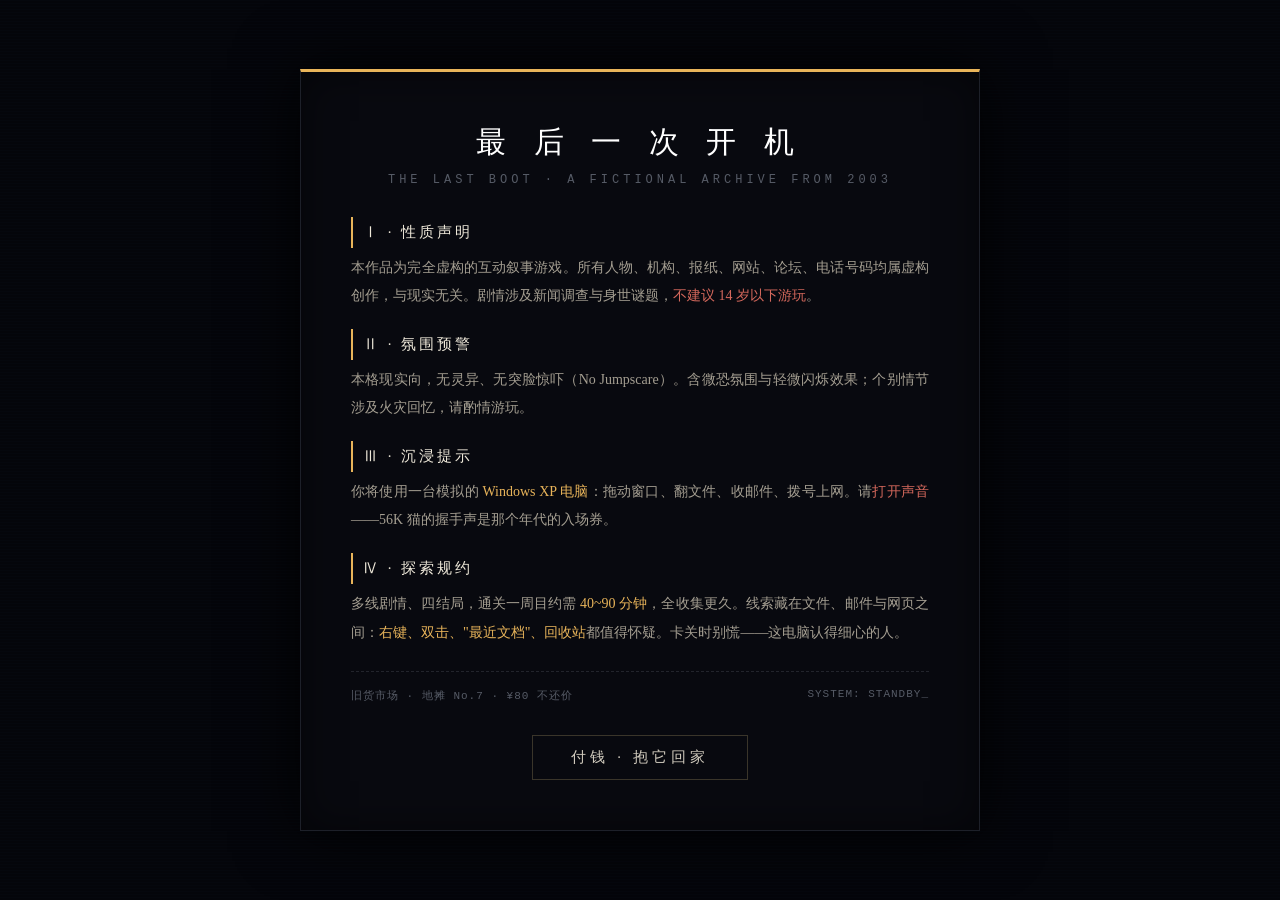
<file: index.html>
<!DOCTYPE html>
<html lang="zh-CN">
<head>
<meta charset="UTF-8">
<meta name="viewport" content="width=device-width, initial-scale=1.0">
<title>最后一次开机 - 调机须知</title>
<style>
  :root { --amber:#e8b45a; }
  *{margin:0;padding:0;box-sizing:border-box;}
  body{height:100vh;overflow:hidden;background:#05070d;color:#cfc9bc;font-family:"Noto Serif SC","SimSun",serif;display:flex;align-items:center;justify-content:center;}
  .fx-scanlines{position:fixed;inset:0;pointer-events:none;z-index:5;background:linear-gradient(rgba(10,12,16,0) 50%,rgba(0,0,0,.2) 50%);background-size:100% 3px;}
  .box{position:relative;z-index:10;width:min(680px,92vw);max-height:88vh;overflow-y:auto;background:#08090f;border:1px solid #1d2029;border-top:3px solid var(--amber);padding:clamp(28px,5vw,50px);box-shadow:0 0 60px rgba(0,0,0,.9),inset 0 0 40px rgba(0,0,0,.5);animation:b-in 1.3s ease both;}
  @keyframes b-in{from{opacity:0;}to{opacity:1;}}
  .box::-webkit-scrollbar{width:4px}.box::-webkit-scrollbar-thumb{background:var(--amber)}
  .hd{text-align:center;margin-bottom:30px;}
  .hd .t1{font-size:clamp(22px,4vw,30px);letter-spacing:10px;color:#fff;}
  .hd .t2{font-family:"Courier New";font-size:12px;color:#565b66;letter-spacing:4px;margin-top:10px;}
  .clause{list-style:none;}
  .clause li{margin-bottom:18px;line-height:2.05;font-size:14px;color:#a49e91;text-align:justify;}
  .clause b{display:block;color:#efe9da;font-size:15px;letter-spacing:3px;margin-bottom:6px;border-left:2px solid var(--amber);padding-left:10px;font-weight:normal;}
  .r{color:#d4685c}.a{color:var(--amber)}
  .meta{margin-top:24px;padding-top:16px;border-top:1px dashed #22242c;display:flex;justify-content:space-between;flex-wrap:wrap;gap:10px;font-family:"Courier New";font-size:11px;color:#565b66;letter-spacing:1px;}
  .act{margin-top:32px;text-align:center;}
  .btn{display:inline-block;background:none;border:1px solid #3a352a;color:#cfc9bc;padding:12px 38px;font-family:inherit;font-size:15px;letter-spacing:4px;cursor:pointer;transition:.35s;text-decoration:none;}
  .btn:hover{border-color:var(--amber);color:var(--amber);box-shadow:0 0 18px rgba(232,180,90,.15);}
</style>
</head>
<body>
<div class="fx-scanlines"></div>

<div class="box">
  <div class="hd">
    <div class="t1">最 后 一 次 开 机</div>
    <div class="t2">THE LAST BOOT · A FICTIONAL ARCHIVE FROM 2003</div>
  </div>

  <ul class="clause">
    <li><b>Ⅰ · 性质声明</b>
      本作品为完全虚构的互动叙事游戏。所有人物、机构、报纸、网站、论坛、电话号码均属虚构创作，与现实无关。剧情涉及新闻调查与身世谜题，<span class="r">不建议 14 岁以下游玩</span>。</li>
    <li><b>Ⅱ · 氛围预警</b>
      本格现实向，无灵异、无突脸惊吓（No Jumpscare）。含微恐氛围与轻微闪烁效果；个别情节涉及火灾回忆，请酌情游玩。</li>
    <li><b>Ⅲ · 沉浸提示</b>
      你将使用一台模拟的 <span class="a">Windows XP 电脑</span>：拖动窗口、翻文件、收邮件、拨号上网。请<span class="r">打开声音</span>——56K 猫的握手声是那个年代的入场券。</li>
    <li><b>Ⅳ · 探索规约</b>
      多线剧情、四结局，通关一周目约需 <span class="a">40~90 分钟</span>，全收集更久。线索藏在文件、邮件与网页之间：<span class="a">右键、双击、"最近文档"、回收站</span>都值得怀疑。卡关时别慌——这电脑认得细心的人。</li>
  </ul>

  <div class="meta">
    <span>旧货市场 · 地摊 No.7 · ¥80 不还价</span>
    <span>SYSTEM: STANDBY_</span>
  </div>

  <div class="act">
    <button class="btn" onclick="boot()">付钱 · 抱它回家</button>
  </div>
</div>

<script>
function boot(){
  document.body.style.transition='filter .6s';document.body.style.filter='brightness(.15) blur(2px)';
  setTimeout(()=>location.href='boot.html',650);
}
document.addEventListener('pointerdown',()=>{try{sessionStorage.setItem('lb_audio','1');}catch(e){}},{once:true});
</script>
</body>
</html>
</file>
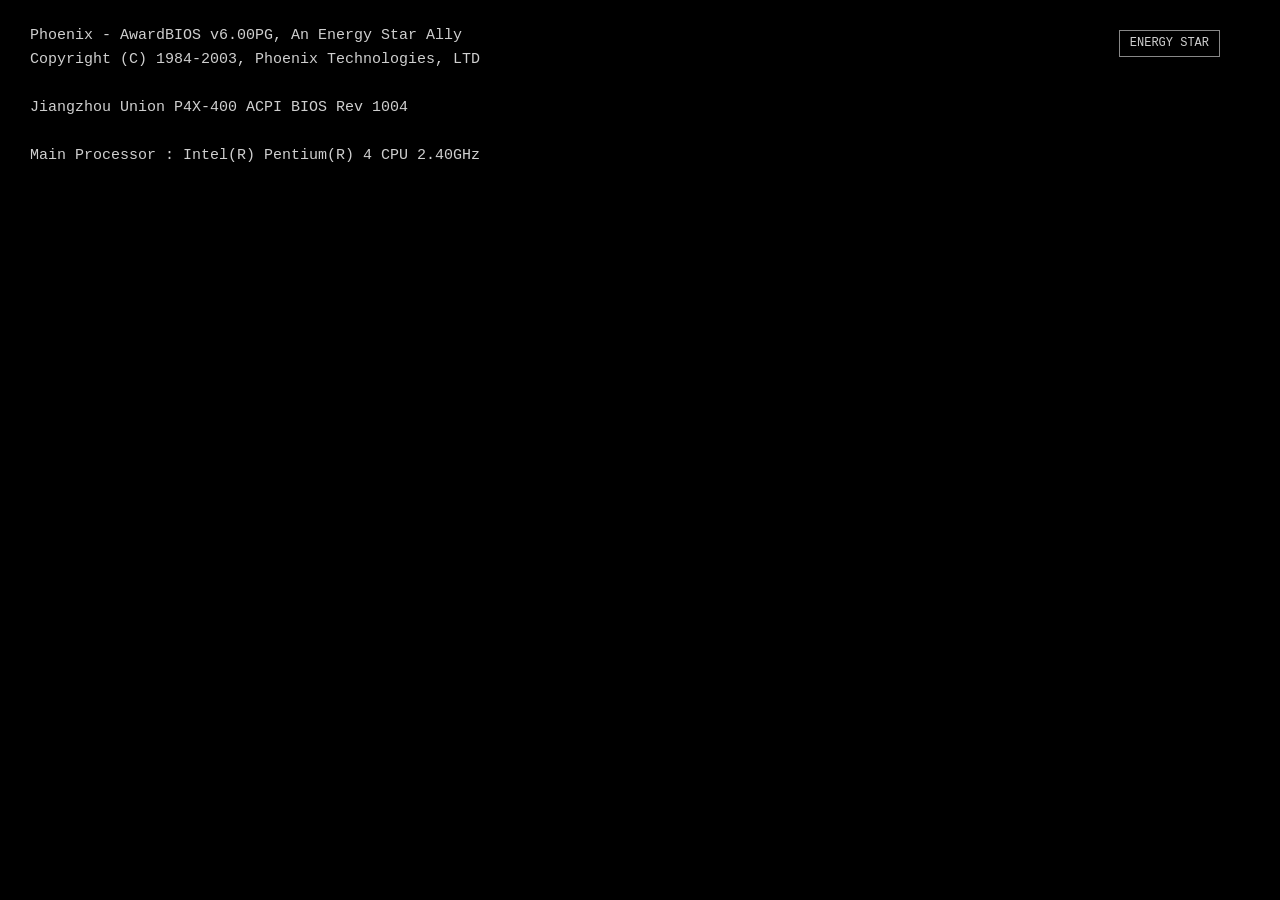
<file: boot.html>
<!DOCTYPE html>
<html lang="zh-CN">
<head>
<meta charset="UTF-8">
<meta name="viewport" content="width=device-width, initial-scale=1.0">
<title>System Booting...</title>
<style>
  *{margin:0;padding:0;box-sizing:border-box;}
  body{width:100vw;height:100vh;background:#000;overflow:hidden;cursor:none;user-select:none;}
  /* BIOS */
  #bios{position:absolute;inset:0;padding:24px 30px;color:#cfcfcf;font-family:"Lucida Console","Courier New",monospace;font-size:15px;line-height:1.6;display:block;}
  .bl{display:none;}
  .cursor{display:inline-block;width:9px;height:15px;background:#cfcfcf;vertical-align:middle;margin-left:3px;animation:bk .85s step-end infinite;}
  @keyframes bk{50%{opacity:0}}
  .epa{float:right;border:1px solid #888;padding:3px 10px;font-size:12px;margin:6px 30px 0 0;}
  /* XP */
  #xp{position:absolute;inset:0;display:none;flex-direction:column;align-items:center;justify-content:center;background:#000;}
  .ms{color:#fff;font-style:italic;font-family:Trebuchet MS;font-size:19px;margin-left:-160px;margin-bottom:-6px;}
  .wtxt{display:flex;align-items:baseline;}
  .w1{color:#f2f2f2;font-family:"Franklin Gothic Medium",Arial;font-weight:bold;font-size:64px;letter-spacing:-2px;}
  .x1{color:#ff6600;font-style:italic;font-family:Trebuchet MS;font-weight:bold;font-size:52px;margin-left:8px;}
  .pro{color:#4a8deb;font-family:Trebuchet MS;font-weight:bold;font-size:26px;text-align:right;width:230px;margin-top:-12px;padding-right:4px;}
  .track{position:relative;width:250px;height:16px;border:2px solid #b2b2b2;border-radius:5px;margin-top:70px;overflow:hidden;background:#000;}
  .blocks{position:absolute;top:1px;left:-58px;display:flex;gap:2px;animation:xp 1.6s linear infinite;}
  .blocks i{width:9px;height:12px;background:linear-gradient(to bottom,#2b3b8c,#5d7fe0,#2b3b8c);}
  @keyframes xp{to{left:258px}}
  .cr{position:absolute;bottom:44px;color:#ddd;font-family:Trebuchet MS;opacity:.85;}
</style>
</head>
<body>

<div id="bios">
  <div class="epa">ENERGY STAR</div>
  <div class="bl" id="l1">Phoenix - AwardBIOS v6.00PG, An Energy Star Ally</div>
  <div class="bl" id="l2">Copyright (C) 1984-2003, Phoenix Technologies, LTD</div>
  <div class="bl" id="l3"><br>Jiangzhou Union P4X-400 ACPI BIOS Rev 1004</div>
  <div class="bl" id="l4"><br>Main Processor : Intel(R) Pentium(R) 4 CPU 2.40GHz</div>
  <div class="bl" id="l5">Memory Testing : <span id="mem">0</span>K OK</div>
  <div class="bl" id="l6"><br>Primary Master : ST340016A 3.05</div>
  <div class="bl" id="l7">Primary Slave&nbsp; : None</div>
  <div class="bl" id="l8">Secondary Master: CD-ROM 52X</div>
  <div class="bl" id="l9"><br>Press DEL to enter SETUP,&nbsp; F12 for Network Boot</div>
  <div class="bl" id="l10"><br>Verifying DMI Pool Data ........... <span class="cursor"></span></div>
</div>

<div id="xp">
  <div class="ms">Microsoft<span style="font-size:11px;vertical-align:super;">®</span></div>
  <div class="wtxt"><span class="w1">Windows</span><span class="x1">xp</span></div>
  <div class="pro">Professional</div>
  <div class="track"><div class="blocks"><i></i><i></i><i></i></div></div>
  <div class="cr">Copyright © 1985—2003 Microsoft Corporation</div>
  <div style="margin-top:26px;color:#666;font-family:'Lucida Console';font-size:11px;">（本作品中的操作系统界面为虚构致敬，非真实微软产品）</div>
</div>

<script src="assets/js/os.js"></script>
<script>
window.addEventListener('DOMContentLoaded',()=>{
  const t=(id,d)=>Game.Timeline.at(d,()=>document.getElementById(id).style.display='block');
  t('l1',120);t('l2',240);t('l3',650);t('l4',900);
  Game.Timeline.at(1150,()=>{
    document.getElementById('l5').style.display='block';
    let m=0;
    Game.Timeline.every(55,()=>{
      m+=131072;
      document.getElementById('mem').textContent=m;
      if(m>=524288){clearInterval(Game._timers[Game._timers.length-1]);}
    });
  });
  t('l6',1500);t('l7',1650);t('l8',1800);t('l9',2250);t('l10',2700);

  Game.Timeline.at(4300,()=>{
    document.getElementById('bios').style.display='none';
    try{Sfx.ensure();}catch(e){}
    Game.Timeline.at(350,()=>{document.getElementById('xp').style.display='flex';});
    Game.Timeline.at(5200,()=>location.href='login.html');
  });
});
</script>
</body>
</html>
</file>
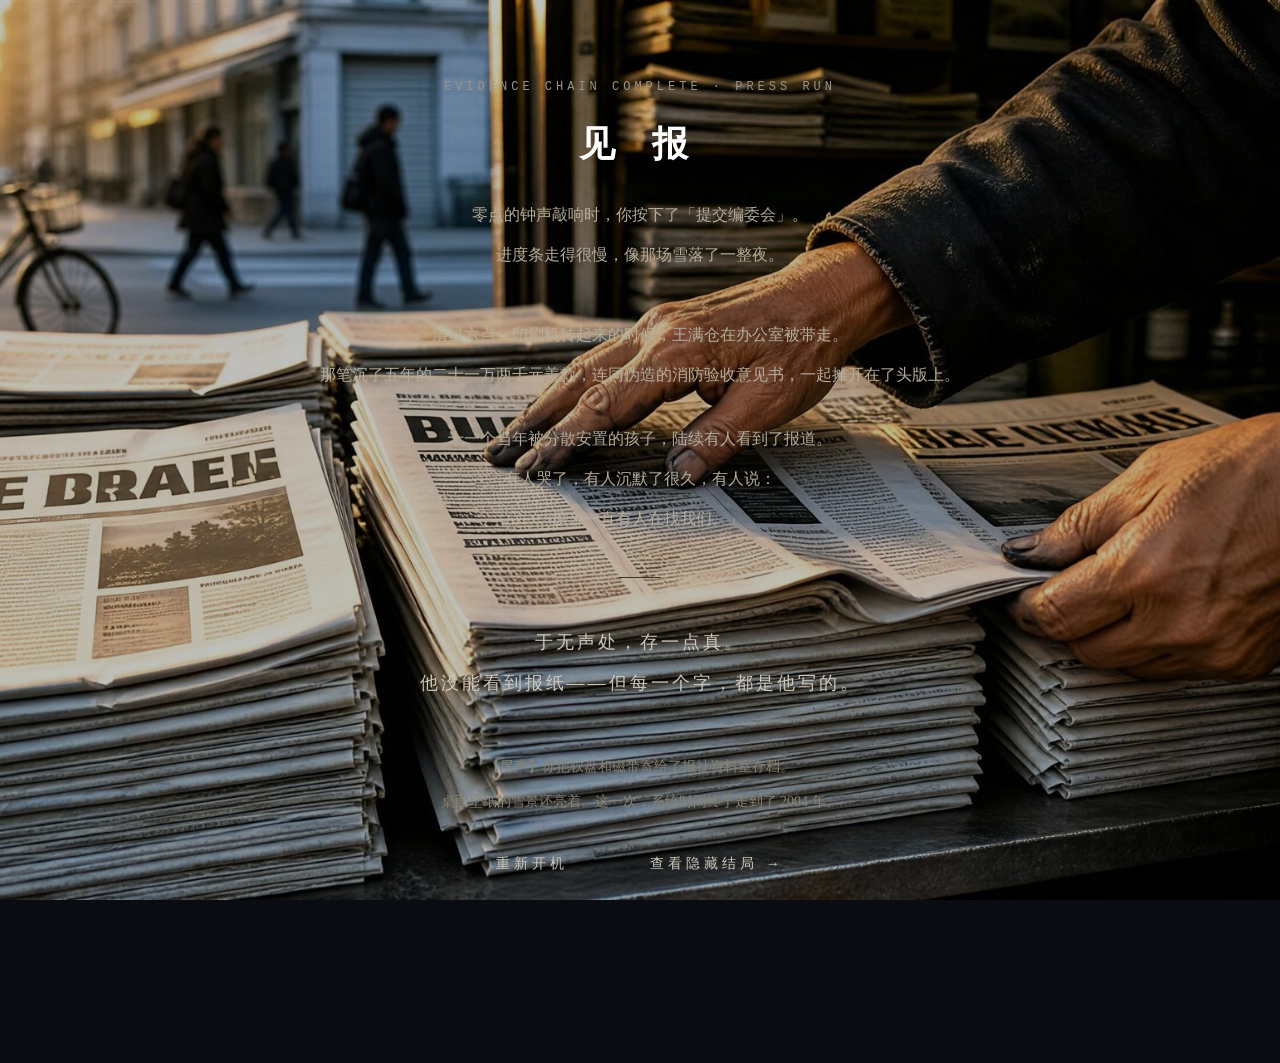
<file: end-a.html>
<!DOCTYPE html>
<html lang="zh-CN">
<head>
<meta charset="UTF-8">
<meta name="viewport" content="width=device-width, initial-scale=1.0">
<title>见报 - 最后一次开机</title>
<link rel="stylesheet" href="assets/css/os.css">
<style>
  body{background:#0a0c12;font-family:"Noto Serif SC","SimSun",serif;color:#cfc9bc;}
  .bg{position:fixed;inset:0;background:url('assets/img/end-press.jpg') center/cover;filter:brightness(.75);}
  .stage{position:relative;z-index:10;max-width:740px;margin:0 auto;padding:80px 30px 130px;text-align:center;}
  .fi{opacity:0;animation:f-up 2.2s ease forwards;}
  @keyframes f-up{from{opacity:0;transform:translateY(16px);}to{opacity:1;}}
  .tag{font-family:"Courier New";color:#9a948a;font-size:12px;letter-spacing:4px;}
  h1{font-size:clamp(26px,5vw,36px);letter-spacing:14px;color:#fff;margin:26px 0;}
  .txt{font-size:16px;line-height:2.5;color:#b5ad9c;margin-bottom:24px;text-align-last:center;}
  .verse{color:var(--amber);font-size:18px;letter-spacing:3px;line-height:2.3;margin:44px 0;}
  .dot{width:42px;height:1px;background:#3a362c;margin:38px auto;}
  .btn{display:inline-block;border:1px solid var(--amber);color:var(--amber);padding:12px 34px;font-size:14px;letter-spacing:4px;text-decoration:none;transition:.4s;}
  .btn:hover{background:rgba(232,180,90,.12);}
</style>
</head>
<body>
<div class="bg"></div>

<div class="stage">
  <div class="fi" style="animation-delay:.5s;"><div class="tag">EVIDENCE CHAIN COMPLETE · PRESS RUN</div><h1>见 报</h1></div>

  <div class="txt fi" style="animation-delay:2s;">
    零点的钟声敲响时，你按下了「提交编委会」。<br>
    进度条走得很慢，像那场雪落了一整夜。<br><br>
    清晨六点，印刷机转起来的时候，王满仓在办公室被带走。<br>
    那笔沉了五年的二十一万两千元善款，连同伪造的消防验收意见书，一起摊开在了头版上。
  </div>

  <div class="txt fi" style="animation-delay:6s;">
    十一个当年被分散安置的孩子，陆续有人看到了报道。<br>
    有人哭了，有人沉默了很久，有人说：<br>「原来一直有人在找我们。」
  </div>

  <div class="dot fi" style="animation-delay:9.5s;"></div>

  <div class="verse fi" style="animation-delay:10.5s;">
    于无声处，存一点真。<br>
    他没能看到报纸——但每一个字，都是他写的。
  </div>

  <div class="txt fi" style="animation-delay:13s;font-size:14px;color:#8a8271;">
    【尾声】你把软盘和磁带寄给了报社资料室存档。<br>
    桌面壁纸的雪景还亮着。这一次，系统时间终于走到了 2004 年。
  </div>

  <div class="fi" style="animation-delay:16s;display:flex;gap:14px;justify-content:center;flex-wrap:wrap;">
    <a class="btn" href="index.html" onclick="localStorage.clear();try{Game.resetAll()}catch(e){};return true;">重新开机</a>
    <a class="btn" href="end-d.html">查看隐藏结局 →</a>
  </div>
  <div class="fi" style="animation-delay:18s;margin-top:30px;font-size:13px;color:#6b6455;">END A / 4 —— 《见报》　真结局</div>
</div>
<script src="assets/js/os.js"></script>
<script>window.addEventListener('DOMContentLoaded',()=>{try{Sfx.startup();}catch(e){}});</script>
</body>
</html>
</file>
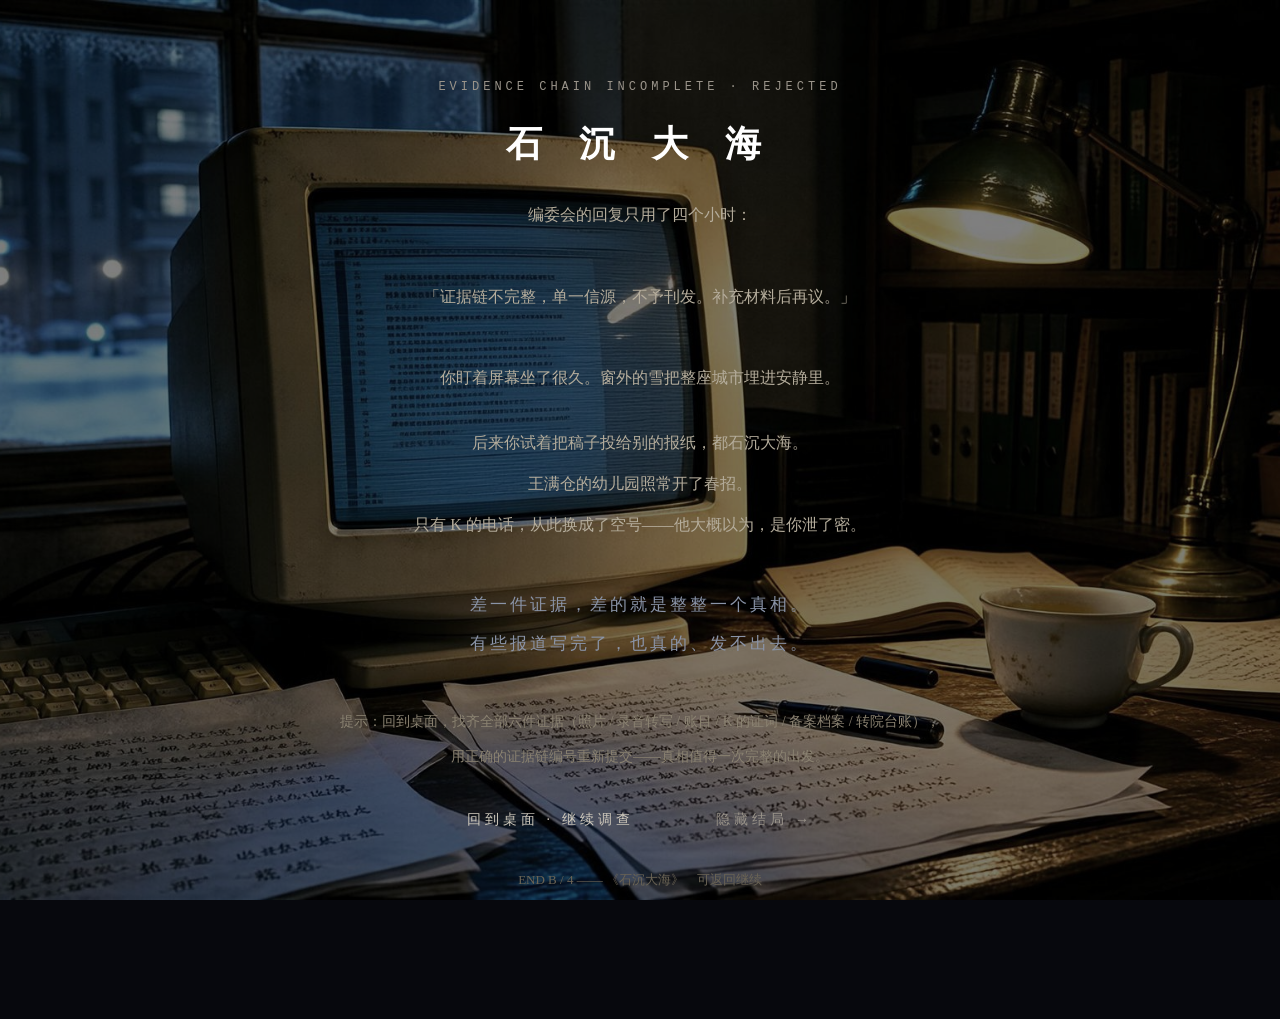
<file: end-b.html>
<!DOCTYPE html>
<html lang="zh-CN">
<head>
<meta charset="UTF-8">
<meta name="viewport" content="width=device-width, initial-scale=1.0">
<title>石沉大海 - 最后一次开机</title>
<link rel="stylesheet" href="assets/css/os.css">
<style>
  body{background:#07080d;font-family:"Noto Serif SC","SimSun",serif;color:#cfc9bc;}
  .bg{position:fixed;inset:0;background:url('assets/img/bg-desk.jpg') center/cover;filter:brightness(.5) saturate(.7);}
  .stage{position:relative;z-index:10;max-width:720px;margin:0 auto;padding:80px 30px 130px;text-align:center;}
  .fi{opacity:0;animation:f-up 2.2s ease forwards;}
  @keyframes f-up{from{opacity:0;}to{opacity:1;}}
  .tag{font-family:"Courier New";color:#9a948a;font-size:12px;letter-spacing:4px;}
  h1{font-size:clamp(26px,5vw,36px);letter-spacing:14px;color:#fff;margin:26px 0;}
  .txt{font-size:16px;line-height:2.55;color:#b5ad9c;margin-bottom:24px;text-align-last:center;}
  .verse{color:#8a94a8;font-size:17px;letter-spacing:3px;line-height:2.3;margin:40px 0;}
  .btn{display:inline-block;border:1px solid var(--amber);color:var(--amber);padding:12px 34px;font-size:14px;letter-spacing:4px;text-decoration:none;transition:.4s;}
  .btn:hover{background:rgba(232,180,90,.12);}
  .btn.dim{border-color:#565b66;color:#9a948a;}
</style>
</head>
<body>
<div class="bg"></div>

<div class="stage">
  <div class="fi" style="animation-delay:.5s;"><div class="tag">EVIDENCE CHAIN INCOMPLETE · REJECTED</div><h1>石 沉 大 海</h1></div>

  <div class="txt fi" style="animation-delay:2s;">
    编委会的回复只用了四个小时：<br><br>
    「证据链不完整，单一信源，不予刊发。补充材料后再议。」<br><br>
    你盯着屏幕坐了很久。窗外的雪把整座城市埋进安静里。
  </div>

  <div class="txt fi" style="animation-delay:6s;">
    后来你试着把稿子投给别的报纸，都石沉大海。<br>
    王满仓的幼儿园照常开了春招。<br>
    只有 K 的电话，从此换成了空号——他大概以为，是你泄了密。
  </div>

  <div class="verse fi" style="animation-delay:10s;">
    差一件证据，差的就是整整一个真相。<br>
    有些报道写完了，也真的、发不出去。
  </div>

  <div class="txt fi" style="animation-delay:13s;font-size:14px;color:#8a8271;">
    提示：回到桌面，找齐全部六件证据（照片 / 录音转写 / 账目 / K 的证词 / 备案档案 / 转院台账），<br>
    用正确的证据链编号重新提交——真相值得一次完整的出发。
  </div>

  <div class="fi" style="animation-delay:16s;display:flex;gap:14px;justify-content:center;flex-wrap:wrap;">
    <a class="btn" href="desktop.html">回到桌面 · 继续调查</a>
    <a class="btn dim" href="end-d.html">隐藏结局 →</a>
  </div>
  <div class="fi" style="animation-delay:18s;margin-top:30px;font-size:13px;color:#6b6455;">END B / 4 —— 《石沉大海》　可返回继续</div>
</div>
<script src="assets/js/os.js"></script>
<script>window.addEventListener('DOMContentLoaded',()=>{try{Sfx.errBeep();}catch(e){}});</script>
</body>
</html>
</file>
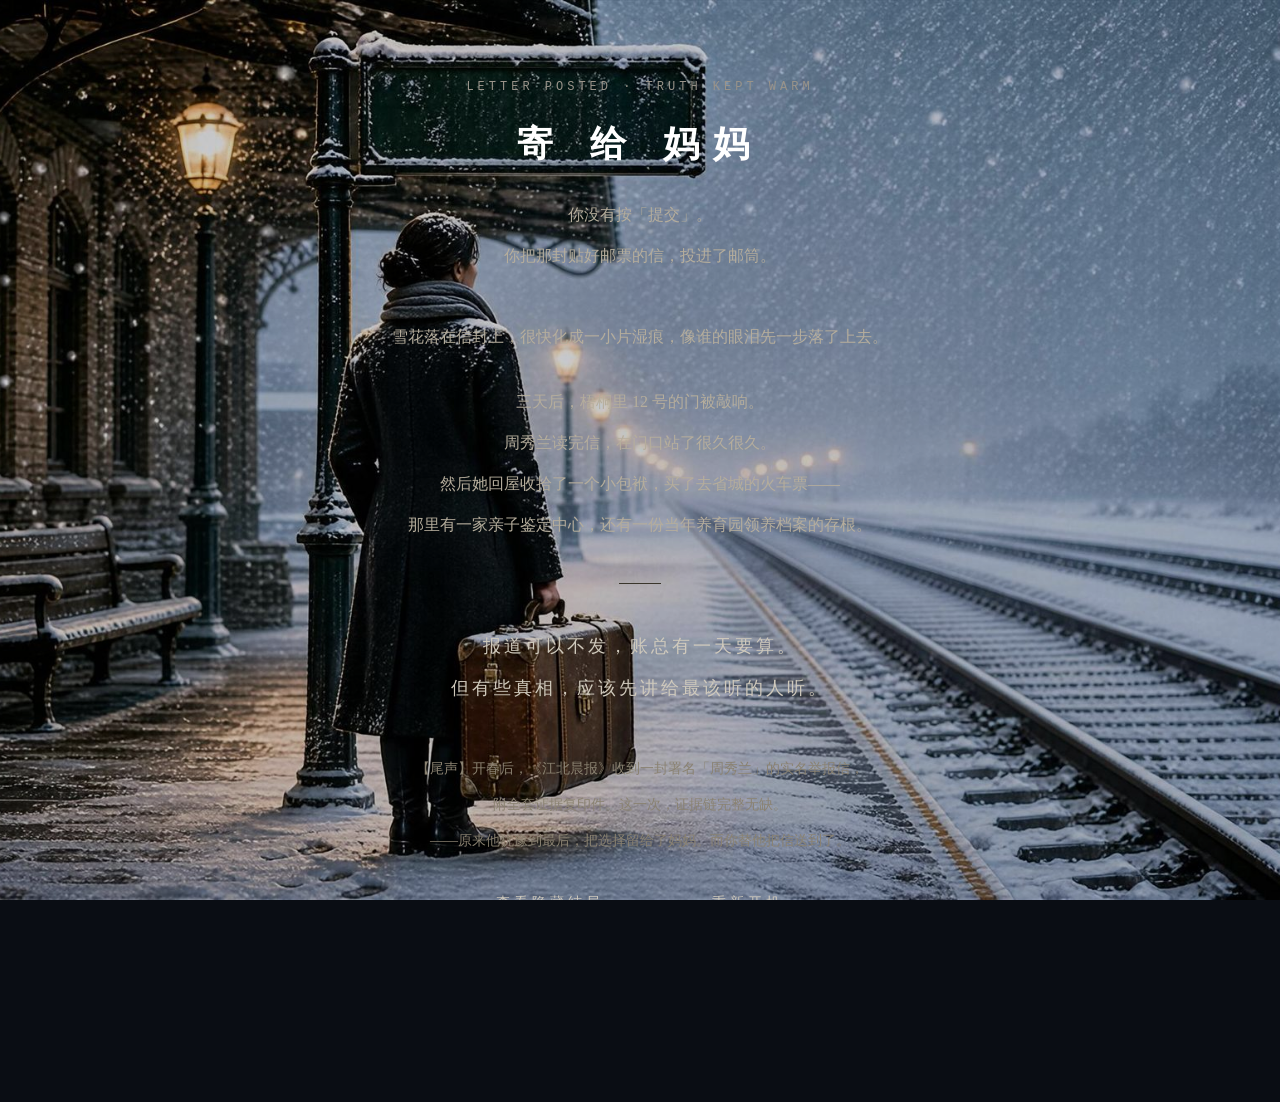
<file: end-c.html>
<!DOCTYPE html>
<html lang="zh-CN">
<head>
<meta charset="UTF-8">
<meta name="viewport" content="width=device-width, initial-scale=1.0">
<title>寄给妈妈 - 最后一次开机</title>
<link rel="stylesheet" href="assets/css/os.css">
<style>
  body{background:#0a0d14;font-family:"Noto Serif SC","SimSun",serif;color:#cfc9bc;}
  .bg{position:fixed;inset:0;background:url('assets/img/end-station.jpg') center/cover;filter:brightness(.8);}
  .stage{position:relative;z-index:10;max-width:720px;margin:0 auto;padding:80px 30px 130px;text-align:center;}
  .fi{opacity:0;animation:f-up 2.4s ease forwards;}
  @keyframes f-up{from{opacity:0;transform:translateY(14px);}to{opacity:1;}}
  .tag{font-family:"Courier New";color:#9a948a;font-size:12px;letter-spacing:4px;}
  h1{font-size:clamp(26px,5vw,36px);letter-spacing:14px;color:#fff;margin:26px 0;}
  .txt{font-size:16px;line-height:2.55;color:#b5ad9c;margin-bottom:24px;text-align-last:center;}
  .verse{color:var(--amber);font-size:18px;letter-spacing:3px;line-height:2.3;margin:42px 0;}
  .dot{width:42px;height:1px;background:#3a362c;margin:38px auto;}
  .btn{display:inline-block;border:1px solid var(--amber);color:var(--amber);padding:12px 34px;font-size:14px;letter-spacing:4px;text-decoration:none;transition:.4s;}
</style>
</head>
<body>
<div class="bg"></div>

<div class="stage">
  <div class="fi" style="animation-delay:.5s;"><div class="tag">LETTER POSTED · TRUTH KEPT WARM</div><h1>寄 给 妈妈</h1></div>

  <div class="txt fi" style="animation-delay:2s;">
    你没有按「提交」。<br>
    你把那封贴好邮票的信，投进了邮筒。<br><br>
    雪花落在信封上，很快化成一小片湿痕，像谁的眼泪先一步落了上去。
  </div>

  <div class="txt fi" style="animation-delay:6s;">
    三天后，梧桐里 12 号的门被敲响。<br>
    周秀兰读完信，在门口站了很久很久。<br>
    然后她回屋收拾了一个小包袱，买了去省城的火车票——<br>
    那里有一家亲子鉴定中心，还有一份当年养育园领养档案的存根。
  </div>

  <div class="dot fi" style="animation-delay:11s;"></div>

  <div class="verse fi" style="animation-delay:12s;">
    报道可以不发，账总有一天要算。<br>
    但有些真相，应该先讲给最该听的人听。
  </div>

  <div class="txt fi" style="animation-delay:15s;font-size:14px;color:#8a8271;">
    【尾声】开春后，《江北晨报》收到一封署名「周秀兰」的实名举报信，<br>
    附全套证据复印件。这一次，证据链完整无缺。<br>
    ——原来他犹豫到最后，把选择留给了妈妈。而你替他把信送到了。
  </div>

  <div class="fi" style="animation-delay:19s;display:flex;gap:14px;justify-content:center;flex-wrap:wrap;">
    <a class="btn" href="end-d.html">查看隐藏结局 →</a>
    <a class="btn" href="index.html">重新开机</a>
  </div>
  <div class="fi" style="animation-delay:21s;margin-top:30px;font-size:13px;color:#6b6455;">END C / 4 —— 《寄给妈妈》　温情隐藏线</div>
</div>
<script src="assets/js/os.js"></script>
<script>window.addEventListener('DOMContentLoaded',()=>{try{Sfx.chime();}catch(e){}});</script>
</body>
</html>
</file>
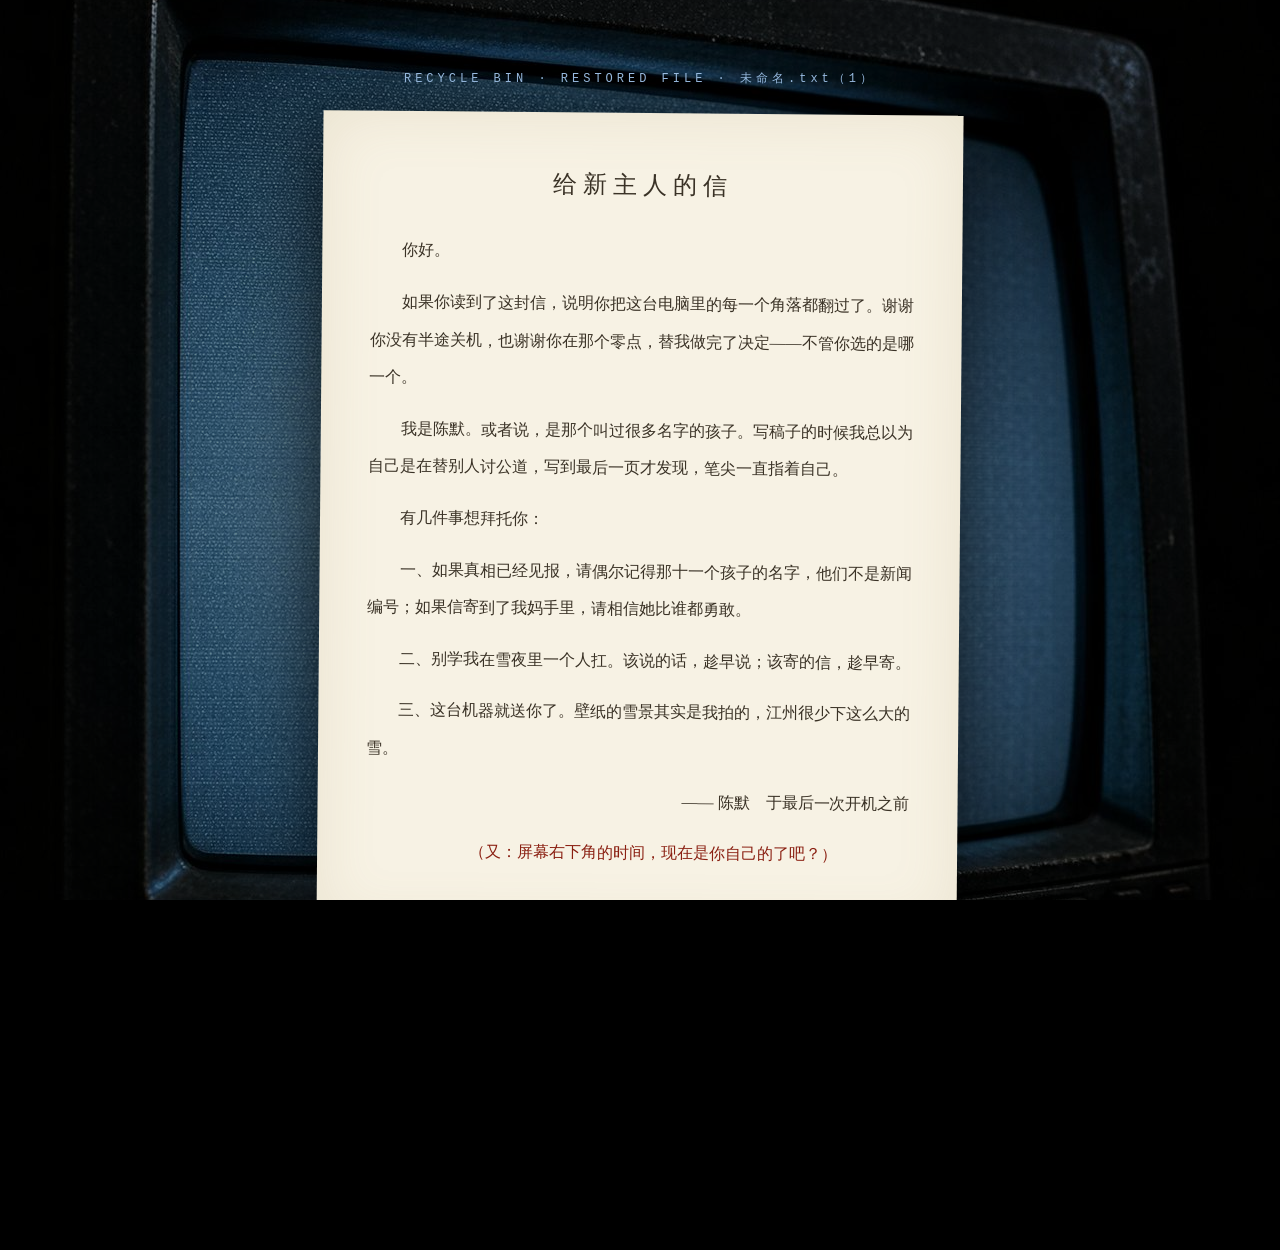
<file: end-d.html>
<!DOCTYPE html>
<html lang="zh-CN">
<head>
<meta charset="UTF-8">
<meta name="viewport" content="width=device-width, initial-scale=1.0">
<title>新主人的信 - 最后一次开机</title>
<link rel="stylesheet" href="assets/css/os.css">
<style>
  body{background:#000;font-family:"Noto Serif SC","SimSun",serif;color:#cfc9bc;}
  .bg{position:fixed;inset:0;background:url('assets/img/img-crt.jpg') center/cover;filter:brightness(.55);animation:jit .16s steps(2) infinite;}
  @keyframes jit{50%{transform:translate(-2px,1px);}}
  .stage{position:relative;z-index:10;max-width:700px;margin:0 auto;padding:70px 30px 120px;}
  .letter{background:#f7f2e4;color:#3a3226;padding:44px 48px;font-family:"KaiTi","楷体",serif;font-size:16px;line-height:2.35;box-shadow:0 24px 80px rgba(0,0,0,.85), inset 0 0 60px rgba(160,140,90,.15);transform:rotate(.5deg);}
  .letter h2{text-align:center;font-weight:normal;letter-spacing:6px;margin-bottom:20px;}
  .letter p{margin-bottom:14px;text-indent:2em;}
  .letter .sign{text-align:right;}
  .fi{opacity:0;animation:f-up 2s ease forwards;}
  @keyframes f-up{from{opacity:0;}to{opacity:1;}}
  .btnrow{text-align:center;margin-top:44px;}
  .btn{display:inline-block;border:1px solid var(--amber);color:var(--amber);padding:12px 34px;font-size:14px;letter-spacing:4px;text-decoration:none;transition:.4s;}
</style>
</head>
<body>
<div class="bg"></div>

<div class="stage">
  <div class="fi" style="animation-delay:.4s;">
    <div style="text-align:center;color:#9fc3ea;font-family:'Courier New';font-size:12px;letter-spacing:4px;margin-bottom:26px;">RECYCLE BIN · RESTORED FILE · 未命名.txt（1）</div>
    <div class="letter">
      <h2>给新主人的信</h2>
      <p>你好。</p>
      <p>如果你读到了这封信，说明你把这台电脑里的每一个角落都翻过了。谢谢你没有半途关机，也谢谢你在那个零点，替我做完了决定——不管你选的是哪一个。</p>
      <p>我是陈默。或者说，是那个叫过很多名字的孩子。写稿子的时候我总以为自己是在替别人讨公道，写到最后一页才发现，笔尖一直指着自己。</p>
      <p>有几件事想拜托你：</p>
      <p>一、如果真相已经见报，请偶尔记得那十一个孩子的名字，他们不是新闻编号；如果信寄到了我妈手里，请相信她比谁都勇敢。</p>
      <p>二、别学我在雪夜里一个人扛。该说的话，趁早说；该寄的信，趁早寄。</p>
      <p>三、这台机器就送你了。壁纸的雪景其实是我拍的，江州很少下这么大的雪。</p>
      <p class="sign">—— 陈默　于最后一次开机之前</p>
      <p style="text-align:center;color:#8a1f11;">（又：屏幕右下角的时间，现在是你自己的了吧？）</p>
    </div>
  </div>

  <div class="btnrow fi" style="animation-delay:2.5s;">
    <a class="btn" href="index.html">关机 · 谢谢惠顾</a>
  </div>
  <div class="fi" style="animation-delay:3.5s;text-align:center;margin-top:26px;font-size:13px;color:#6b6455;">
    END D / 4 —— 《新主人的信》　隐藏结局 · 致每一位玩家<br><br>
    《最后一次开机》 THE LAST BOOT<br>
    剧本/工程：基于《Fishswimming》《her-old-laptop》《长夜电台》学习笔记的创作实践<br>
    美术：SenseNova U1.5 · 音效：Web Audio 实时合成 · 全部人名地名机构网站均为虚构
  </div>
</div>
<script src="assets/js/os.js"></script>
<script>window.addEventListener('DOMContentLoaded',()=>{try{Sfx.startup();}catch(e){}});</script>
</body>
</html>
</file>
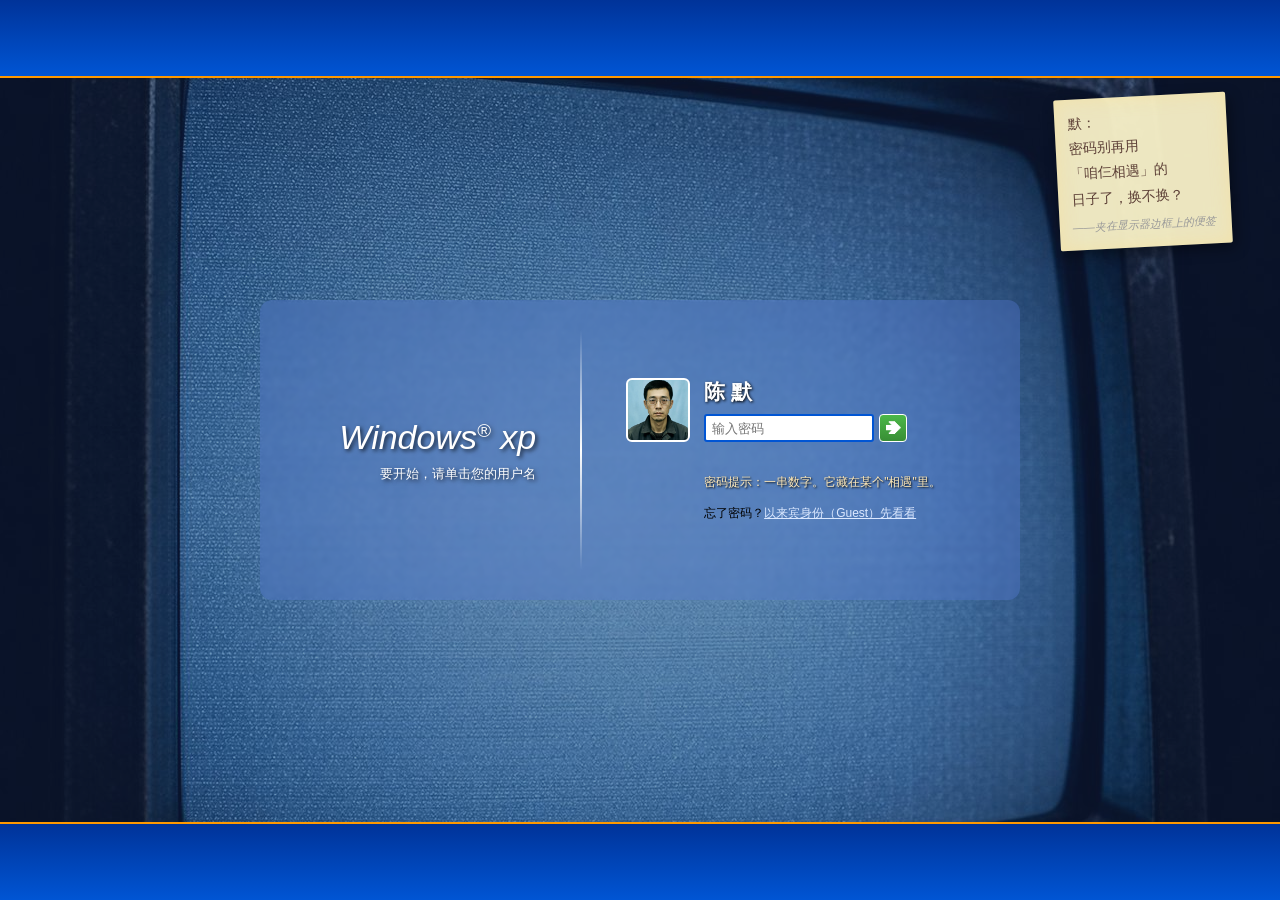
<file: login.html>
<!DOCTYPE html>
<html lang="zh-CN">
<head>
<meta charset="UTF-8">
<meta name="viewport" content="width=device-width, initial-scale=1.0">
<title>Windows XP - 登录</title>
<style>
  *{margin:0;padding:0;box-sizing:border-box;font-family:Tahoma,"Microsoft YaHei",sans-serif;}
  body{height:100vh;overflow:hidden;background:#5a7edc url('assets/img/img-crt.jpg') no-repeat center/cover;position:relative;}
  body::before{content:'';position:absolute;inset:0;background:rgba(20,40,90,.45);}
  .bar{position:absolute;left:0;right:0;height:78px;background:linear-gradient(#003399,#0055d4);z-index:10;}
  .bar.top{top:0;border-bottom:2px solid #ff9900;} .bar.bot{bottom:0;border-top:2px solid #ff9900;}
  .center{position:absolute;top:50%;left:50%;transform:translate(-50%,-50%);z-index:11;width:min(760px,94vw);
    background:rgba(90,126,220,.35);border-radius:12px;backdrop-filter:blur(2px);
    display:flex;align-items:center;justify-content:center;padding:30px 0;}
  .divider{width:2px;height:240px;background:linear-gradient(transparent,#fff,transparent);margin:0 clamp(14px,4vw,44px);}
  .left{text-align:right;color:#fff;text-shadow:2px 2px 4px rgba(0,0,0,.7);}
  .left h1{font-size:clamp(24px,4vw,34px);font-weight:normal;font-style:italic;}
  .left p{margin-top:8px;font-size:13px;}
  .right{display:flex;gap:14px;align-items:flex-start;}
  .avatar{width:64px;height:64px;border:2px solid #fff;border-radius:6px;
    background:linear-gradient(45deg,#dcd7c8,#b8b2a2);display:flex;align-items:flex-end;justify-content:center;font-size:38px;}
  .uname{color:#fff;font-size:21px;font-weight:bold;margin-bottom:8px;text-shadow:1px 1px 3px #000;}
  .pwdrow{display:flex;align-items:center;gap:5px;}
  .pwd{width:170px;height:28px;border:2px solid #99b4d1;border-radius:3px;padding:0 6px;outline:none;font-size:13px;-webkit-text-security:disc;}
  .pwd:focus{border-color:#0055d4;}
  .go{width:28px;height:28px;border-radius:4px;border:1px solid #fff;color:#fff;font-weight:bold;cursor:pointer;
    background:linear-gradient(#4cb849,#388e35);display:flex;align-items:center;justify-content:center;font-size:15px;}
  .hint{margin-top:10px;color:#ffe9b8;font-size:12px;text-shadow:1px 1px 2px #000;}
  .err{margin-top:5px;color:#ffb3ab;font-size:12px;font-weight:bold;visibility:hidden;text-shadow:1px 1px 2px #000;}
  .guestline{margin-top:14px;font-size:12px;}
  .guestline a{color:#dbe8ff;cursor:pointer;text-decoration:underline;}
  /* 显示器边框便签 */
  .sticky{
    position:absolute;z-index:12;right:max(12px,4vw);top:96px;width:172px;padding:12px 13px;
    background:rgba(255,248,205,.92);color:#5d4037;font-family:"KaiTi","楷体",serif;
    font-size:14px;line-height:1.8;transform:rotate(-3deg);border-radius:2px;
    box-shadow:3px 5px 14px rgba(0,0,0,.4), inset 0 0 18px rgba(255,220,130,.35);
  }
  .sticky small{display:block;margin-top:6px;color:#999;font-style:italic;font-size:11px;}
  /* 欢迎层 */
  #welcome{position:absolute;inset:0;z-index:100;display:none;flex-direction:column;align-items:center;justify-content:center;
    background:linear-gradient(135deg,#5a7edc,#003399);color:#fff;}
  #welcome h2{font-size:26px;font-weight:normal;letter-spacing:2px;text-shadow:1px 1px 4px #000;}
  #welcome p{margin-top:14px;font-size:14px;opacity:.85;animation:pulse 1.2s infinite;}
  @keyframes pulse{50%{opacity:.4}}
</style>
</head>
<body>

<div class="bar top"></div>

<div class="sticky">
  默：<br>密码别再用<br>「咱仨相遇」的<br>日子了，换不换？<br><small>——夹在显示器边框上的便签</small>
</div>

<div class="center">
  <div class="left"><h1>Windows<span style="font-size:.55em;vertical-align:super;">®</span> xp</h1><p>要开始，请单击您的用户名</p></div>
  <div class="divider"></div>
  <div class="right">
    <div class="avatar" style="background:url('assets/img/img-chenmo.jpg') center/cover;overflow:hidden;"></div>
    <div>
      <div class="uname">陈 默</div>
      <div class="pwdrow">
        <input class="pwd" id="pwd" maxlength="10" placeholder="输入密码" autocomplete="off">
        <button class="go" onclick="tryLogin()">➔</button>
      </div>
      <div class="err" id="err">密码不正确。请再试一次。</div>
      <div class="hint">密码提示：一串数字。它藏在某个"相遇"里。</div>
      <div class="guestline">忘了密码？<a onclick="guestLogin()">以来宾身份（Guest）先看看</a></div>
    </div>
  </div>
</div>

<div class="bar bot"></div>

<div id="welcome"><h2 id="wtxt">欢迎</h2><p id="wsub">正在加载个人设置…</p></div>

<script src="assets/js/os.js"></script>
<script>
function tryLogin(){
  const v=document.getElementById('pwd').value.trim();
  if(!v){document.getElementById('err').style.visibility='visible';return;}
  Game.verify(v,'admin',()=>{
    document.getElementById('err').style.visibility='hidden';
    enter(true);
  },n=>{
    document.getElementById('err').style.visibility='visible';
    document.getElementById('pwd').value='';document.getElementById('pwd').focus();
    try{Sfx.errBeep();}catch(e){}
  });
}
function guestLogin(){
  sessionStorage.setItem('lb_guest','1');
  location.href='desktop.html?mode=guest';
}
function enter(admin){
  sessionStorage.removeItem('lb_guest');
  const w=document.getElementById('welcome');
  w.style.display='flex';w.style.opacity='0';w.style.transition='opacity .6s';
  requestAnimationFrame(()=>w.style.opacity='1');
  document.getElementById('wtxt').textContent=admin?'欢 迎':'正在注销 Guest…';
  document.getElementById('wsub').textContent=admin?'正在加载个人设置…':'正在加载受限的默认设置…';
  setTimeout(()=>location.href='desktop.html',2100);
}
document.getElementById('pwd').addEventListener('keydown',e=>{if(e.key==='Enter')tryLogin();});
window.addEventListener('DOMContentLoaded',()=>document.getElementById('pwd').focus());
</script>
</body>
</html>
</file>
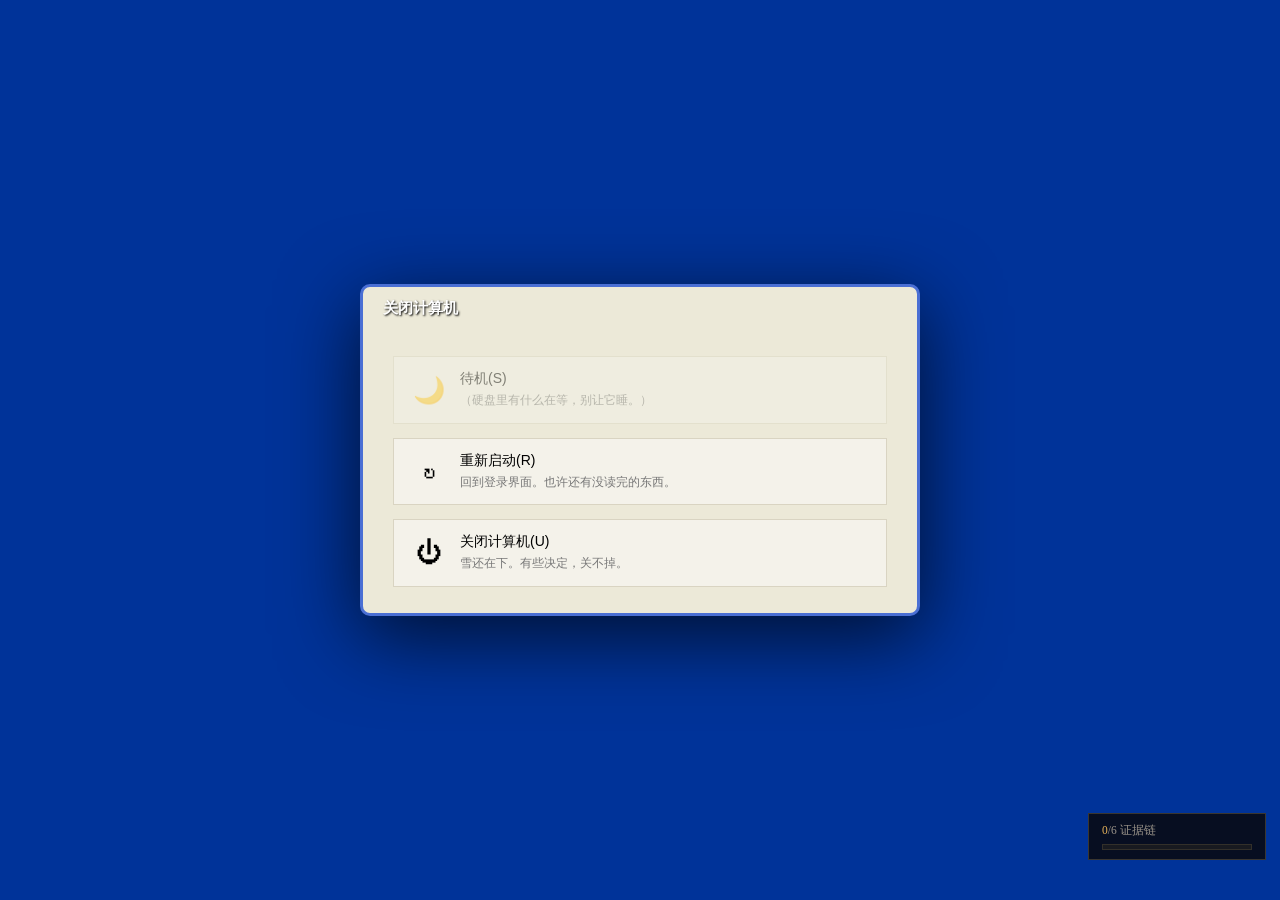
<file: shutdown.html>
<!DOCTYPE html>
<html lang="zh-CN">
<head>
<meta charset="UTF-8">
<meta name="viewport" content="width=device-width, initial-scale=1.0">
<title>关闭计算机</title>
<link rel="stylesheet" href="assets/css/os.css">
<style>
  body{background:#003399;}
  .wrap{position:fixed;inset:0;display:flex;align-items:center;justify-content:center;}
  .panel{background:var(--xp-face);border-radius:10px;border:3px solid #4a6fd4;box-shadow:0 20px 80px rgba(0,0,0,.7);width:min(560px,92vw);overflow:hidden;}
  .panel h2{margin:0;padding:12px 20px;background:var(--xp-title-a);color:#fff;font-size:15px;text-shadow:1px 1px 2px #000;}
  .opts{padding:26px 30px;display:flex;flex-direction:column;gap:14px;}
  .opt{display:flex;align-items:center;gap:14px;background:#f4f2ea;border:1px solid #d9d4c2;padding:13px 18px;cursor:pointer;transition:.25s;font-size:14px;}
  .opt:hover{border-color:var(--amber);box-shadow:0 0 12px rgba(232,180,90,.25);}
  .opt.dis{opacity:.45;cursor:not-allowed;}
  .opt .ic{font-size:26px;width:34px;text-align:center;}
  .opt small{display:block;color:#777;font-size:11.5px;margin-top:3px;line-height:1.6;}
  #blackout{position:fixed;inset:0;background:#000;z-index:100;display:none;color:#333;font-family:"Lucida Console",monospace;font-size:13px;padding:60px;}
</style>
</head>
<body>

<div class="wrap">
  <div class="panel">
    <h2>关闭计算机</h2>
    <div class="opts">
      <div class="opt dis"><span class="ic">🌙</span><span>待机(S)<small>（硬盘里有什么在等，别让它睡。）</small></span></div>
      <div class="opt" onclick="restart()"><span class="ic">↻</span><span>重新启动(R)<small>回到登录界面。也许还有没读完的东西。</small></span></div>
      <div class="opt" onclick="shutdown()"><span class="ic">⏻</span><span>关闭计算机(U)<small>雪还在下。有些决定，关不掉。</small></span></div>
      <div class="opt" id="mom-opt" style="display:none;border-color:#c88a2a;" onclick="sendLetter()">
        <span class="ic">✉️</span><span><b style="color:#8a1f11;">先不关机——把那封信寄出去</b><small>梧桐里 12 号。邮票早就贴好了。（你读懂了他的犹豫）</small></span></div>
    </div>
  </div>
</div>

<div id="blackout"></div>

<script src="assets/js/os.js"></script>
<script>
window.addEventListener('DOMContentLoaded',()=>{
  Game.injectFx();
  const q=new URLSearchParams(location.search);
  if(sessionStorage.getItem('lb_result')){
    // 已在采编系统做出终局选择
    const r=sessionStorage.getItem('lb_result');
    sessionStorage.removeItem('lb_result');
    setTimeout(()=>location.href='end-'+r.toLowerCase()+'.html',300);
    return;
  }
  if(Game.flag('ending_c_unlocked')&&!IS_GUEST_CHECK()){
    document.getElementById('mom-opt').style.display='flex';
  }
});
function IS_GUEST_CHECK(){return false;}
function restart(){Sfx.ensure();location.href='login.html';}
function shutdown(){
  Sfx.ensure();Sfx.shutdownSnd();
  document.getElementById('blackout').style.display='block';
  const lines=['正在保存设置…','Windows 正在关机…','','（2003-12-31 23:59）','零点的钟声没有响。','雪落无声。',''];
  let i=0;
  const el=document.getElementById('blackout');
  Game.Timeline.every(900,()=>{
    el.textContent+=lines[i]+'\n';i++;
    if(i>=lines.length){
      clearInterval(Game._timers[Game._timers.length-1]);
      Game.Timeline.at(1800,()=>location.href='end-d.html');
    }
  });
}
function sendLetter(){
  sessionStorage.setItem('lb_result','C');
  location.href='end-c.html';
}
</script>
</body>
</html>
</file>
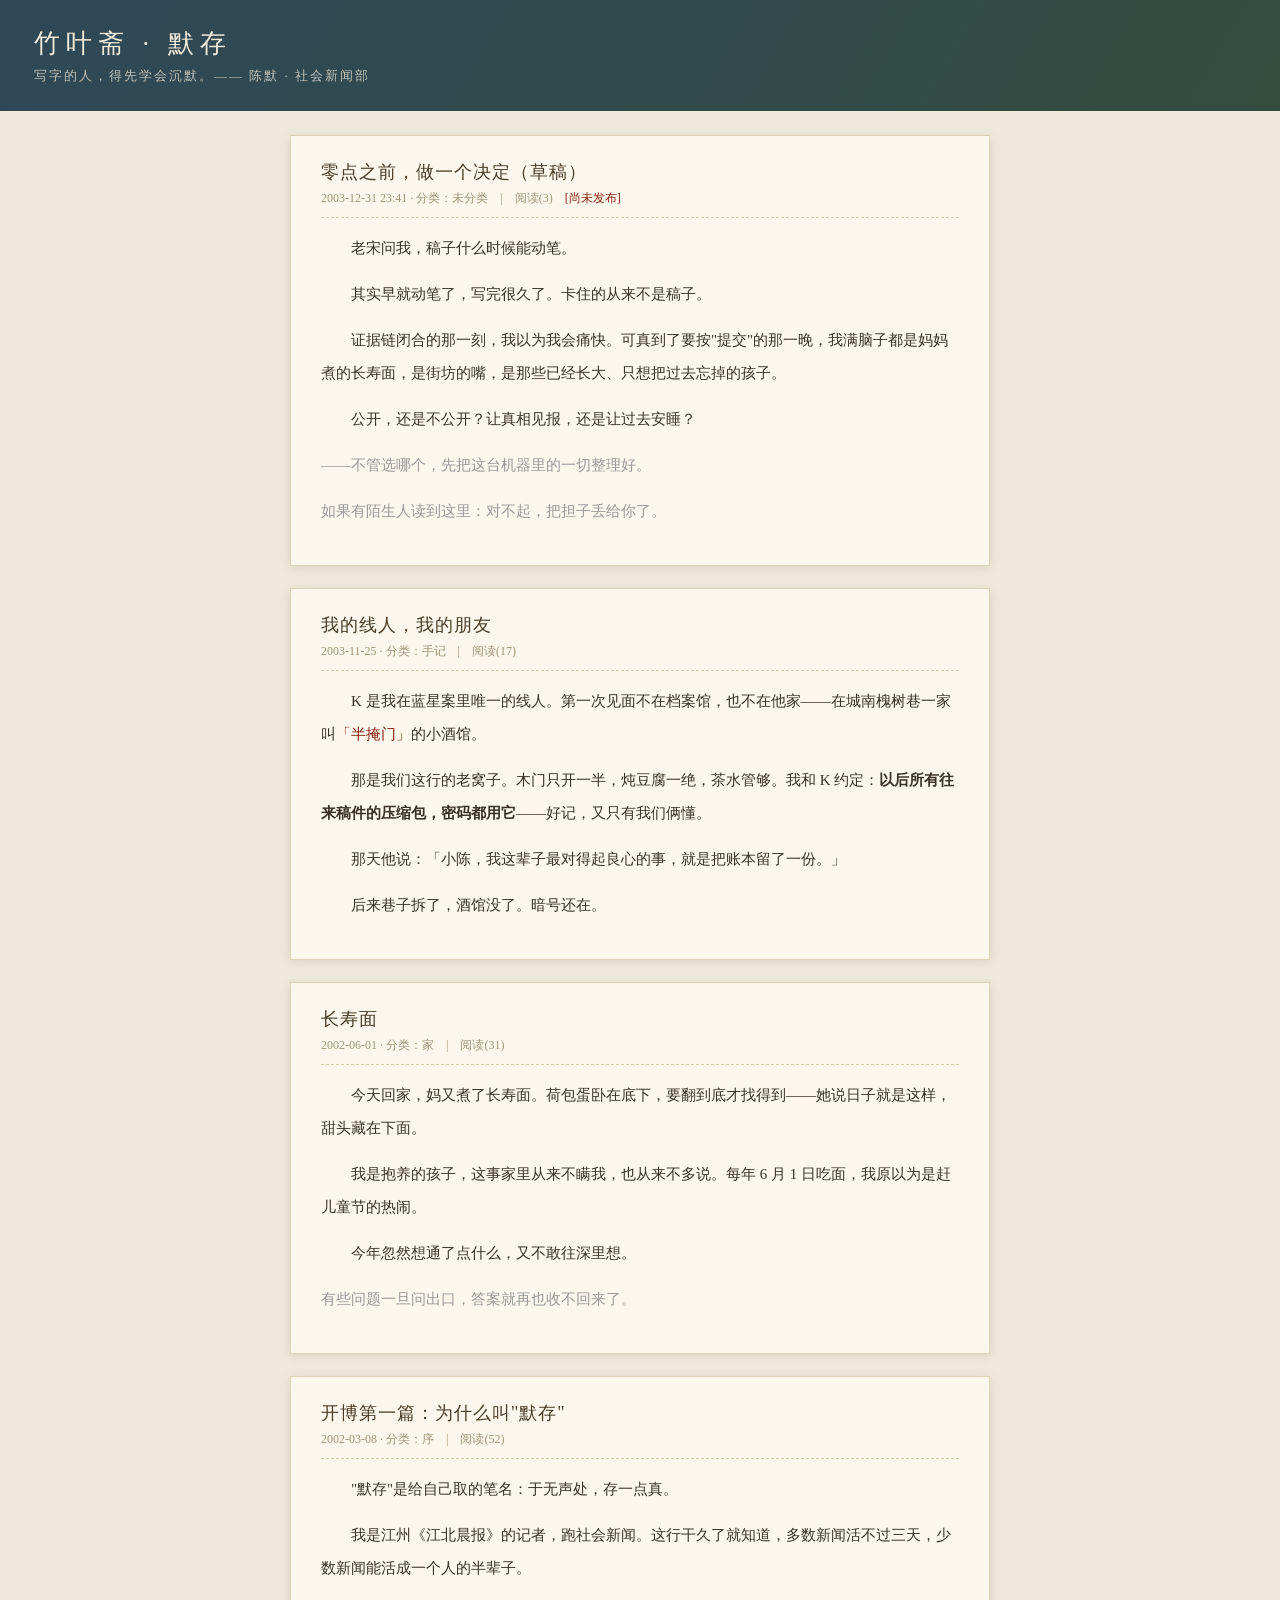
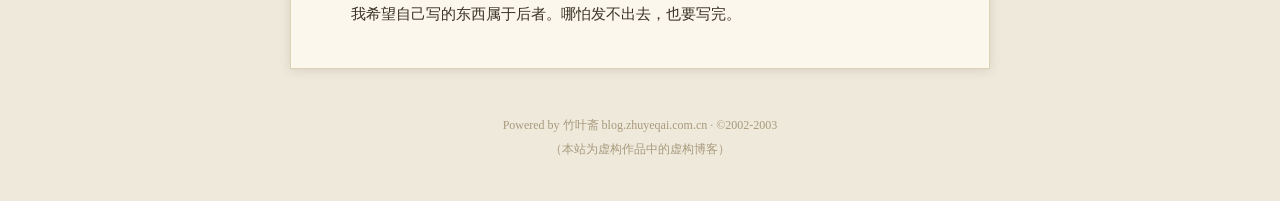
<file: sites/blog.html>
<!DOCTYPE html>
<html lang="zh-CN">
<head>
<meta charset="UTF-8">
<title>竹叶斋 · 默存 - 陈默的个人主页</title>
<style>
  body{margin:0;background:#efe9dc;font-family:"KaiTi","楷体","SimSun",serif;color:#3a3226;}
  .banner{background:linear-gradient(120deg,#2f4858,#334d3f);color:#f0ead8;padding:26px 34px;}
  .banner h1{margin:0;font-size:26px;letter-spacing:6px;font-weight:normal;}
  .banner p{margin:6px 0 0;font-size:13px;opacity:.75;letter-spacing:2px;}
  .wrap{max-width:700px;margin:24px auto;padding:0 16px;}
  .post{background:#fbf7ec;border:1px solid #ddd2b8;box-shadow:0 2px 10px rgba(60,50,20,.12);margin-bottom:22px;padding:24px 30px;}
  .post h2{font-size:18px;margin:0 0 6px;font-weight:normal;letter-spacing:1px;color:#4a3c28;}
  .post .m{font-size:12px;color:#a09478;margin-bottom:14px;border-bottom:1px dashed #d8cba8;padding-bottom:10px;}
  .post .body{font-size:15px;line-height:2.2;user-select:text;}
  .post .body p{margin:0 0 13px;text-indent:2em;}
  .post .body p.no{text-indent:0;}
  .hl{color:#8a1f11;} .dim{color:#999;}
  .foot{text-align:center;color:#a89a7c;font-size:12px;padding:20px 0 40px;line-height:2;}
</style>
</head>
<body>

<div class="banner"><h1>竹叶斋 · 默存</h1><p>写字的人，得先学会沉默。—— 陈默 · 社会新闻部</p></div>

<div class="wrap">

  <div class="post">
    <h2>零点之前，做一个决定（草稿）</h2>
    <div class="m">2003-12-31 23:41 · 分类：未分类　|　阅读(3)　<span class="hl">[尚未发布]</span></div>
    <div class="body">
      <p>老宋问我，稿子什么时候能动笔。</p>
      <p>其实早就动笔了，写完很久了。卡住的从来不是稿子。</p>
      <p>证据链闭合的那一刻，我以为我会痛快。可真到了要按"提交"的那一晚，我满脑子都是妈妈煮的长寿面，是街坊的嘴，是那些已经长大、只想把过去忘掉的孩子。</p>
      <p>公开，还是不公开？让真相见报，还是让过去安睡？</p>
      <p class="no dim">——不管选哪个，先把这台机器里的一切整理好。</p>
      <p class="no dim">如果有陌生人读到这里：对不起，把担子丢给你了。</p>
    </div>
  </div>

  <div class="post">
    <h2>我的线人，我的朋友</h2>
    <div class="m">2003-11-25 · 分类：手记　|　阅读(17)</div>
    <div class="body">
      <p>K 是我在蓝星案里唯一的线人。第一次见面不在档案馆，也不在他家——在城南槐树巷一家叫<span class="hl">「半掩门」</span>的小酒馆。</p>
      <p>那是我们这行的老窝子。木门只开一半，炖豆腐一绝，茶水管够。我和 K 约定：<b>以后所有往来稿件的压缩包，密码都用它</b>——好记，又只有我们俩懂。</p>
      <p>那天他说：「小陈，我这辈子最对得起良心的事，就是把账本留了一份。」</p>
      <p>后来巷子拆了，酒馆没了。暗号还在。</p>
    </div>
  </div>

  <div class="post">
    <h2>长寿面</h2>
    <div class="m">2002-06-01 · 分类：家　|　阅读(31)</div>
    <div class="body">
      <p>今天回家，妈又煮了长寿面。荷包蛋卧在底下，要翻到底才找得到——她说日子就是这样，甜头藏在下面。</p>
      <p>我是抱养的孩子，这事家里从来不瞒我，也从来不多说。每年 6 月 1 日吃面，我原以为是赶儿童节的热闹。</p>
      <p>今年忽然想通了点什么，又不敢往深里想。</p>
      <p class="no dim">有些问题一旦问出口，答案就再也收不回来了。</p>
    </div>
  </div>

  <div class="post">
    <h2>开博第一篇：为什么叫"默存"</h2>
    <div class="m">2002-03-08 · 分类：序　|　阅读(52)</div>
    <div class="body">
      <p>"默存"是给自己取的笔名：于无声处，存一点真。</p>
      <p>我是江州《江北晨报》的记者，跑社会新闻。这行干久了就知道，多数新闻活不过三天，少数新闻能活成一个人的半辈子。</p>
      <p>我希望自己写的东西属于后者。哪怕发不出去，也要写完。</p>
    </div>
  </div>

</div>

<div class="foot">Powered by 竹叶斋 blog.zhuyeqai.com.cn · ©2002-2003<br>（本站为虚构作品中的虚构博客）</div>

<script>
try{
  if(parent.document.getElementById('ie-cur-url'))parent.document.getElementById('ie-cur-url').textContent='http://blog.zhuyeqai.com.cn/mocun/';
}catch(e){}
</script>
</body>
</html>
</file>
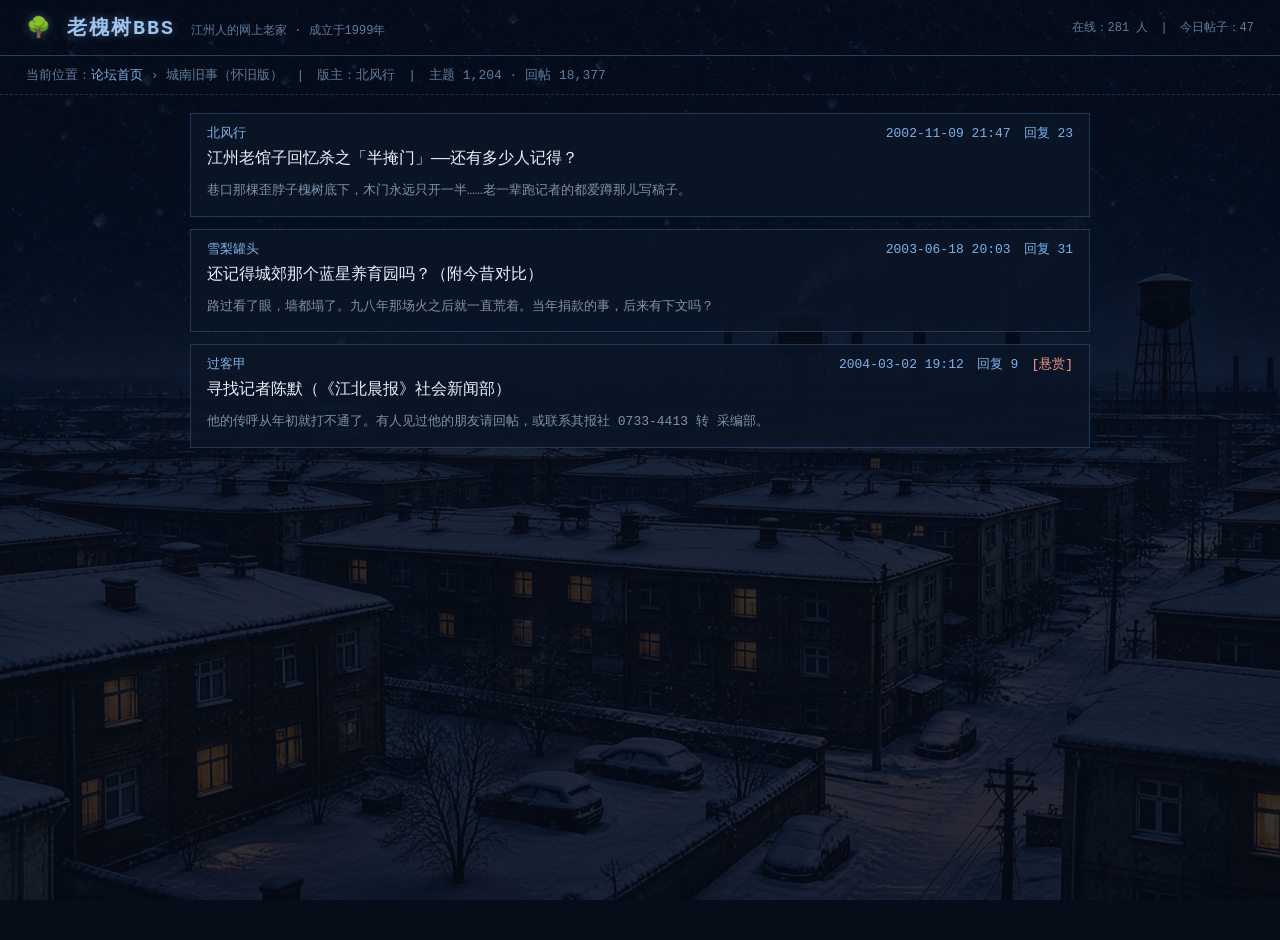
<file: sites/forum.html>
<!DOCTYPE html>
<html lang="zh-CN">
<head>
<meta charset="UTF-8">
<title>老槐树BBS - 江州人的网上老家</title>
<style>
  body{margin:0;background:#0a1420 url('../assets/img/wp-snow.jpg') center/cover fixed;font-family:"SimSun","宋体",monospace;color:#c9d4dd;}
  .veil{background:rgba(6,12,22,0.82);min-height:100vh;padding-bottom:40px;}
  .hd{border-bottom:1px solid #23405e;padding:14px 26px;display:flex;justify-content:space-between;align-items:center;flex-wrap:wrap;gap:8px;}
  .hd b{color:#9fc3ea;font-size:20px;letter-spacing:2px;text-shadow:0 0 10px rgba(120,170,230,.4);}
  .hd span{font-size:12px;color:#5f7d9c;}
  .crumb{padding:10px 26px;color:#5f7d9c;font-size:13px;border-bottom:1px dashed #1c3348;}
  .crumb a{color:#7fb0e8;text-decoration:none;}
  .list{max-width:900px;margin:18px auto;padding:0 16px;}
  .thread{border:1px solid #1e3a58;background:rgba(10,22,38,.85);margin-bottom:12px;cursor:pointer;transition:.25s;}
  .thread:hover{border-color:#3f6fa5;box-shadow:0 0 14px rgba(80,140,220,.15);}
  .thread .t-h{display:flex;justify-content:space-between;padding:10px 16px 6px;font-size:13px;color:#7fb0e8;}
  .thread .t-t{padding:0 16px 10px;font-size:16px;color:#e8f1fa;}
  .thread .t-s{padding:0 16px 12px;color:#7d93ab;font-size:13px;line-height:1.9;}
  .post{max-width:900px;margin:18px auto;padding:0 16px;display:none;}
  .p-item{border:1px solid #1e3a58;margin-bottom:14px;background:rgba(10,22,38,.9);}
  .p-author{width:150px;float:left;padding:16px;text-align:center;color:#7fb0e8;font-size:13px;border-right:1px solid #16304b;}
  .p-body{margin-left:150px;padding:16px 20px;line-height:2.1;font-size:14.5px;color:#dbe6f2;user-select:text;}
  .p-body p{margin:0 0 12px;}
  .hl{color:#ffd98a;} .red{color:#ff9a8a;} .quote{border-left:3px solid #2c5078;padding-left:12px;color:#9db4cc;}
  .backline{max-width:900px;margin:0 auto 8px;padding:0 16px;}
  .backline a{color:#7fb0e8;text-decoration:none;font-size:13px;cursor:pointer;}
  .stamp{display:inline-block;border:2px solid #7a3030;color:#c96a6a;padding:2px 10px;transform:rotate(-4deg);font-size:12px;margin-top:8px;}
  @media(max-width:700px){.p-author{float:none;width:auto;border-right:none;border-bottom:1px solid #16304b;}.p-body{margin-left:0;}}
</style>
</head>
<body>
<div class="veil">

<div class="hd">
  <div><b>🌳 老槐树BBS</b>　<span>江州人的网上老家 · 成立于1999年</span></div>
  <span>在线：281 人　|　今日帖子：47</span>
</div>
<div class="crumb">当前位置：<a onclick="go(null)" style="cursor:pointer;">论坛首页</a> › 城南旧事（怀旧版）　|　版主：北风行　|　主题 1,204 · 回帖 18,377</div>

<!-- 版面列表 -->
<div class="list" id="idx">
  <div class="thread" onclick="go('bar')">
    <div class="t-h"><span>北风行</span><span>2002-11-09 21:47　回复 23</span></div>
    <div class="t-t">江州老馆子回忆杀之「半掩门」——还有多少人记得？</div>
    <div class="t-s">巷口那棵歪脖子槐树底下，木门永远只开一半……老一辈跑记者的都爱蹲那儿写稿子。</div>
  </div>
  <div class="thread" onclick="go('yuyuan')">
    <div class="t-h"><span>雪梨罐头</span><span>2003-06-18 20:03　回复 31</span></div>
    <div class="t-t">还记得城郊那个蓝星养育园吗？（附今昔对比）</div>
    <div class="t-s">路过看了眼，墙都塌了。九八年那场火之后就一直荒着。当年捐款的事，后来有下文吗？</div>
  </div>
  <div class="thread" onclick="go('find')">
    <div class="t-h"><span>过客甲</span><span>2004-03-02 19:12　回复 9　<span class="red">[悬赏]</span></span></div>
    <div class="t-t">寻找记者陈默（《江北晨报》社会新闻部）</div>
    <div class="t-s">他的传呼从年初就打不通了。有人见过他的朋友请回帖，或联系其报社 0733-4413 转 采编部。</div>
  </div>
</div>

<!-- 半掩门 -->
<div id="bar" class="post">
  <div class="backline"><a onclick="go(null)">← 返回版面</a></div>
  <div class="p-item"><div class="p-author">北风行<br><small style="color:#5f7d9c;">论坛元老</small></div><div class="p-body">
    <p>1楼：又下雨了，想起半掩门。</p>
    <p>就在城南槐树巷，木门永远只开一半，老板娘说这叫"留一半清醒留一半醉"。屋里就六张桌子，炖豆腐一绝。</p>
    <p class="hl">跑记者的老同志都爱蹲那儿写稿子，说那儿安静、茶水管够。有两个年轻记者几乎每周五都来，坐窗边那桌。</p>
    <p>后来巷子拆了，馆子不知道搬去哪儿了。有知道的兄弟吗？</p>
  </div></div>
  <div class="p-item"><div class="p-author">雪梨罐头<br><small style="color:#5f7d9c;">新手上路</small></div><div class="p-body">
    <p>2楼：我爹以前在那儿喝过酒！说他认识个年轻记者，姓陈，人特轴，为了几百块的账本能跟人拍桌子。</p>
    <p class="hl">对了，他们那帮人有个习惯，写稿的压缩包都用同一个词当密码，说是行规还是暗号来着……好像是馆子的名字？</p>
  </div></div>
  <div class="p-item"><div class="p-author">过客甲<br><small style="color:#5f7d9c;">注册会员</small></div><div class="p-body">
    <p>3楼：楼上的，馆子名字不就是帖子标题么——<span class="hl red">半掩门</span>。</p>
    <p>唉，那种小酒馆，现在越来越少喽。</p>
  </div></div>
</div>

<!-- 养育园 -->
<div id="yuyuan" class="post">
  <div class="backline"><a onclick="go(null)">← 返回版面</a></div>
  <div class="p-item"><div class="p-author">雪梨罐头<br><small style="color:#5f7d9c;">新手上路</small></div><div class="p-body">
    <p>1楼：昨天路过城郊，特意去看了眼蓝星养育园旧址。</p>
    <p>墙塌了一角，铁门锈得只剩一半，窗户全钉着木板。门口那块褪色的牌子居然还挂着，字都快掉没了。</p>
    <p>98 年那场火之后就一直荒着。<span class="hl">听说后来改成了什么幼儿园，也没开起来几年。</span></p>
    <p>当年全社会给孩子们捐了二十多万吧？后来有下文吗？有没有懂行的老哥说说。</p>
  </div></div>
  <div class="p-item"><div class="p-author">北风行<br><small style="color:#5f7d9c;">论坛元老</small></div><div class="p-body">
    <p>2楼：有下文。钱"上缴"了一个咨询部，查无此人。</p>
    <p class="quote">不是我们不想公布，是有些账，公布了要得罪人。——某次饭局上听来的原话</p>
    <p>去年好像有个记者在查这事，天天往档案馆跑。祝他好运吧。</p>
    <div class="stamp">本回帖已被版主标记 · 建议核实</div>
  </div></div>
  <div class="p-item"><div class="p-author">匿名<br><small style="color:#5f7d9c;">游客</small></div><div class="p-body">
    <p>3楼：（该楼层因涉及具体单位与个人，已由系统折叠。）</p>
  </div></div>
</div>

<!-- 寻人 -->
<div id="find" class="post">
  <div class="backline"><a onclick="go(null)">← 返回版面</a></div>
  <div class="p-item"><div class="p-author">过客甲<br><small style="color:#5f7d9c;">注册会员</small></div><div class="p-body">
    <p>1楼：替家属发的。《江北晨报》社会新闻部记者<b class="hl">陈默</b>，30 岁，戴细框眼镜，最后露面是去年 12 月 31 日夜里。</p>
    <p>他的传呼从年初就打不通了，家里电话没人接，报社说他"长期请假"。但据我们所知他没回过外地老家。</p>
    <p>有人见过他的朋友请回帖，或联系报社 0733-4413 转 采编部。</p>
    <p class="red">另：他电脑里应该有一份很重要的稿子。如果有人知道什么，拜托了。</p>
  </div></div>
  <div class="p-item"><div class="p-author">北风行<br><small style="color:#5f7d9c;">论坛元老</small></div><div class="p-body">
    <p>2楼：年底那阵还在老槐树见过他一回，一个人坐在窗边发呆，面前摆着杯凉了的茶。</p>
    <p>想跟他拼桌，他说他在等零点的钟声，「做一个决定」。</p>
    <p>后来……就没有后来了。兄弟，平安啊。</p>
  </div></div>
</div>

</div>
<script>
function go(t){
  document.querySelectorAll('.list,.post').forEach(x=>x.style.display='none');
  if(!t)document.getElementById('idx').style.display='block';
  else document.getElementById(t).style.display='block';
}
const q=new URLSearchParams(location.search);
if(q.get('t'))go(q.get('t'));
try{
  if(parent.document.getElementById('ie-cur-url')){
    parent.document.getElementById('ie-cur-url').textContent='http://www.lht-bbs.com.cn/'+(q.get('t')?'?tid='+q.get('t'):'');
  }
}catch(e){}
</script>
</body>
</html>
</file>
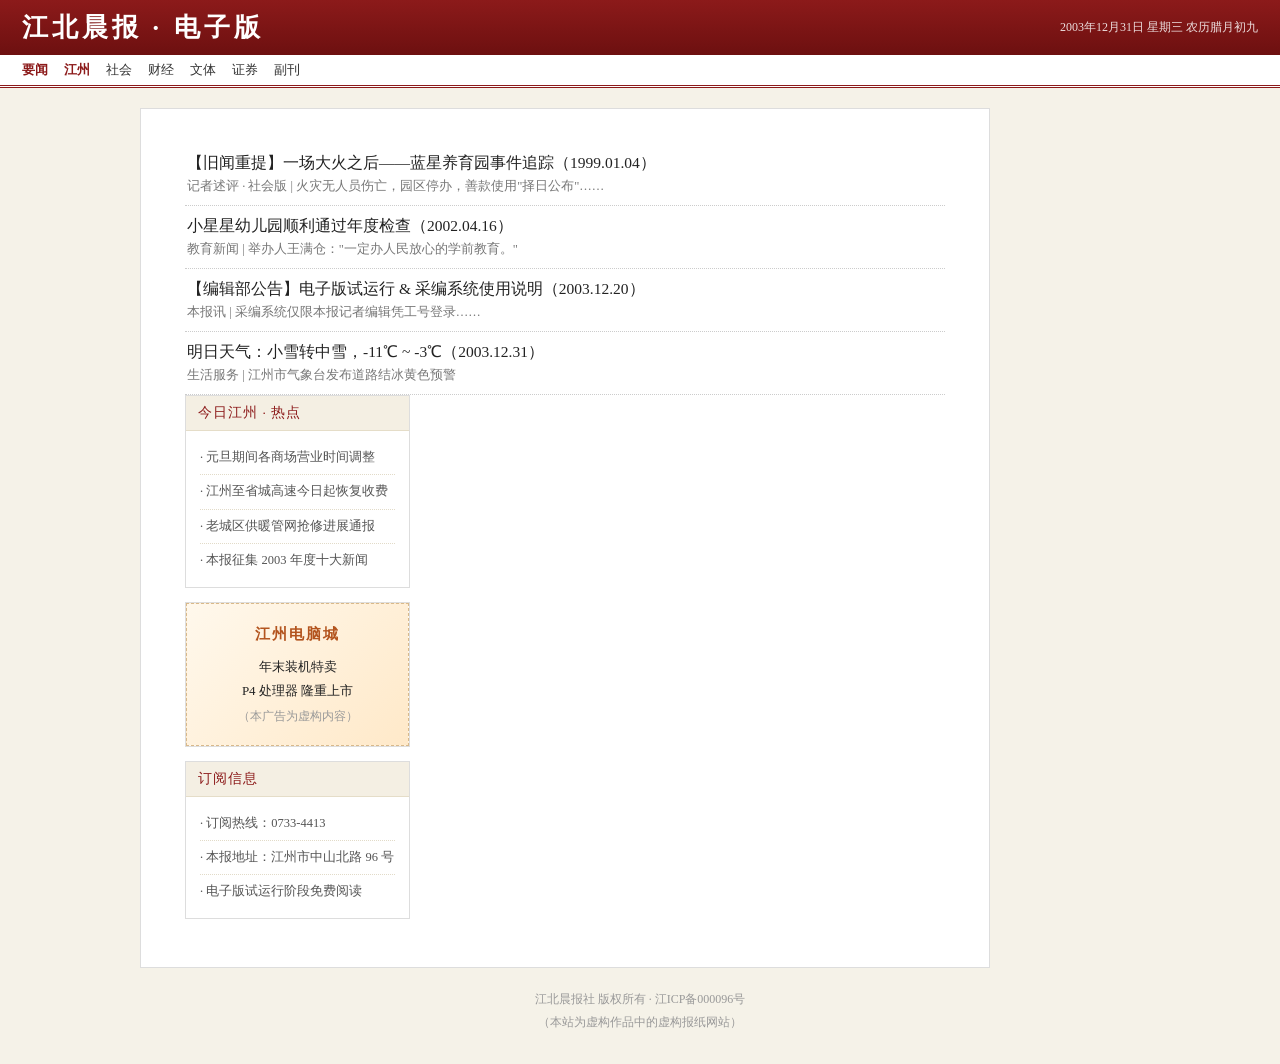
<file: sites/jznews.html>
<!DOCTYPE html>
<html lang="zh-CN">
<head>
<meta charset="UTF-8">
<title>江北晨报电子版 - 江州新闻网 jznews.net</title>
<style>
  body{margin:0;background:#f5f2e8;font-family:"SimSun","宋体",serif;color:#222;font-size:14px;}
  .masthead{background:linear-gradient(#8c1a1a,#6d1010);color:#fff;padding:10px 22px;display:flex;justify-content:space-between;align-items:center;}
  .masthead h1{font-size:26px;letter-spacing:4px;font-weight:bold;margin:0;}
  .masthead span{font-size:12px;opacity:.85;}
  .nav{background:#fff;border-bottom:3px double #8c1a1a;padding:6px 22px;font-size:13px;}
  .nav b{color:#8c1a1a;margin-right:16px;} .nav a{color:#333;text-decoration:none;margin-right:16px;}
  .wrap{max-width:760px;background:#fff;border:1px solid #ddd;padding:34px 44px;flex:1;min-width:0;}
  .layout{max-width:1000px;margin:20px auto;display:flex;gap:16px;align-items:flex-start;padding:0 10px;}
  aside.side{width:225px;flex:none;}
  .side .box{background:#fff;border:1px solid #ddd;margin-bottom:14px;}
  .side h3{margin:0;font-size:13.5px;color:#8c1a1a;background:#f4efe3;padding:8px 12px;border-bottom:1px solid #e5ddc8;letter-spacing:1px;font-weight:normal;}
  .side ul{list-style:none;margin:0;padding:10px 14px;}
  .side li{padding:6px 0;border-bottom:1px dotted #e2dbc8;font-size:12.5px;line-height:1.7;color:#555;}
  .side li:last-child{border:none;}
  .side .ad{background:linear-gradient(135deg,#fff8ec,#ffe9c9);padding:16px 14px;text-align:center;font-size:13px;line-height:1.9;border:1px dashed #d9b98a;}
  .side .ad b{color:#b3541e;display:block;font-size:15px;letter-spacing:2px;margin-bottom:6px;}
  .art{display:none;}
  .art.on{display:block;}
  .art h2{font-size:21px;text-align:center;line-height:1.7;margin-bottom:8px;}
  .art .m{text-align:center;color:#888;font-size:12.5px;border-bottom:1px solid #eee;padding-bottom:12px;margin-bottom:18px;}
  .art p{line-height:2.15;text-indent:2em;margin:0 0 14px;}
  .art img.ev{max-width:420px;display:block;margin:14px auto;border:4px solid #f0ede2;box-shadow:0 3px 10px rgba(0,0,0,.25);}
  .art .cap{text-align:center;color:#777;font-size:12px;margin:-6px 0 16px;}
  .home-item{border-bottom:1px dotted #ccc;padding:10px 2px;cursor:pointer;}
  .home-item:hover{background:#fbf9f2;}
  .home-item b{font-size:15.5px;font-weight:normal;}
  .home-item div{color:#777;font-size:12.5px;margin-top:4px;}
  .foot{max-width:760px;margin:14px auto 30px;text-align:center;color:#999;font-size:12px;line-height:1.9;}
</style>
</head>
<body>

<div class="masthead"><h1>江北晨报 · 电子版</h1><span>2003年12月31日 星期三 农历腊月初九</span></div>
<div class="nav"><b>要闻</b><b>江州</b><a>社会</a><a>财经</a><a>文体</a><a>证券</a><a>副刊</a></div>

<div class="layout">
<div class="wrap">
  <!-- 首页列表 -->
  <div id="idx" class="art on">
    <div class="home-item" onclick="show('fire')">
      <b>【旧闻重提】一场大火之后——蓝星养育园事件追踪（1999.01.04）</b>
      <div>记者述评 · 社会版 | 火灾无人员伤亡，园区停办，善款使用"择日公布"……</div>
    </div>
    <div class="home-item" onclick="show('star')">
      <b>小星星幼儿园顺利通过年度检查（2002.04.16）</b>
      <div>教育新闻 | 举办人王满仓："一定办人民放心的学前教育。"</div>
    </div>
    <div class="home-item" onclick="show('note')">
      <b>【编辑部公告】电子版试运行 & 采编系统使用说明（2003.12.20）</b>
      <div>本报讯 | 采编系统仅限本报记者编辑凭工号登录……</div>
    </div>
    <div class="home-item" onclick="show('weather')">
      <b>明日天气：小雪转中雪，-11℃ ~ -3℃（2003.12.31）</b>
      <div>生活服务 | 江州市气象台发布道路结冰黄色预警</div>
    </div>
  </div>

  <!-- 右侧栏 -->
  <aside class="side">
    <div class="box">
      <h3>今日江州 · 热点</h3>
      <ul>
        <li>· 元旦期间各商场营业时间调整</li>
        <li>· 江州至省城高速今日起恢复收费</li>
        <li>· 老城区供暖管网抢修进展通报</li>
        <li>· 本报征集 2003 年度十大新闻</li>
      </ul>
    </div>
    <div class="box"><div class="ad"><b>江州电脑城</b>年末装机特卖<br>P4 处理器 隆重上市<br><span style="color:#999;font-size:12px;">（本广告为虚构内容）</span></div></div>
    <div class="box">
      <h3>订阅信息</h3>
      <ul>
        <li>· 订阅热线：0733-4413</li>
        <li>· 本报地址：江州市中山北路 96 号</li>
        <li>· 电子版试运行阶段免费阅读</li>
      </ul>
    </div>
  </aside>
</div>

  <!-- 火灾追踪 -->
  <div id="fire" class="art">
    <h2>一场大火之后<br>——蓝星养育园事件追踪</h2>
    <div class="m">本报记者 述评 · 刊于 1999 年 1 月 4 日《江北晨报》社会版</div>
    <p>1998 年 12 月 26 日凌晨，位于城郊结合部的蓝星养育园突发火灾。因疏散及时，园内 34 名幼儿及 9 名职工无一伤亡。火灾原因经初步认定为配电线路老化。</p>
    <img class="ev" src="../assets/img/img-fire-news.jpg" alt="">
    <div class="cap">消防人员赶到时，火势已被园区职工自发控制（资料照片）</div>
    <p>火灾发生后第五天，社会各界捐助善款人民币二十八万六千元到账，指定用于幼儿临时安置与过渡生活。园区同日宣布停办。</p>
    <p>本报记者在安置点看到，孩子们的棉衣多由职工与街坊凑钱购买。一位不愿具名的职工说："钱是大家的爱心，账要算得清清楚楚，才对得起孩子。"</p>
    <p>园区负责人王满仓接受采访时表示，善款将设立专户、专项管理，<b>"使用情况将择日向社会公布"</b>。</p>
    <p>截至发稿，该"择日"尚未到来。本报将持续关注。</p>
    <p style="text-align:right;color:#777;font-size:12px;">（本文刊发后，追踪报道因故中止。）</p>
    <button class="xp-button" onclick="show(null)">← 返回目录</button>
  </div>

  <!-- 年检 -->
  <div id="star" class="art">
    <h2>小星星幼儿园顺利通过年度检查</h2>
    <div class="m">刊于 2002 年 4 月 16 日《江北晨报》教育新闻版</div>
    <p>本报讯 近日，位于原蓝星养育园址的民办小星星幼儿园顺利通过区教育文化委员会年度检查。举办人王满仓介绍，园舍于 2000 年自筹资金改建，现有在园幼儿 120 名。</p>
    <p>检查组认为，该园"消防验收手续齐备、管理制度健全"。王满仓表示："过去的事情已经翻篇，一定办人民放心的学前教育。"</p>
    <p style="color:#999;font-size:12.5px;">（编者按：文中所称"消防验收意见书"，后经查证系伪造文书——此结论见陈默未刊稿。）</p>
    <button class="xp-button" onclick="show(null)">← 返回目录</button>
  </div>

  <!-- 采编公告 -->
  <div id="note" class="art">
    <h2>编辑部公告：电子版试运行</h2>
    <div class="m">刊于 2003 年 12 月 20 日</div>
    <p>为提高采编效率，本报内部采编系统（jb.jznews.net/caibian）现已接入电子版流程。系统<b>仅限本报记者、编辑凭工号登录</b>；稿件提交须填写完整证据链编号，由编委会审核后进入刊发流程。</p>
    <p>社会新闻部热线：0733-4413 转 采编部。</p>
    <button class="xp-button" onclick="show(null)">← 返回目录</button>
  </div>

  <!-- 天气 -->
  <div id="weather" class="art">
    <h2>明日小雪转中雪　-11℃ ~ -3℃</h2>
    <div class="m">江州市气象台 12 月 31 日 17 时发布</div>
    <p>预计今夜到明天，我市有一次明显降雪天气过程，路面将有结冰，请注意交通安全。元旦期间气温持续偏低，请读者朋友添衣保暖。</p>
    <p style="color:#999;font-size:12.5px;">（这一年冬天，特别长。）</p>
    <button class="xp-button" onclick="show(null)">← 返回目录</button>
  </div>
</div>

<div class="foot" style="max-width:1000px;">江北晨报社 版权所有 · 江ICP备000096号<br>（本站为虚构作品中的虚构报纸网站）</div>

<script>
function show(id){
  document.querySelectorAll('.art').forEach(a=>a.classList.remove('on'));
  if(id){document.getElementById(id).classList.add('on');parent.parent&&0;
    try{parent.window.historyStackPush&&0}catch(e){}
  }else{document.getElementById('idx').classList.add('on');}
}
const p=new URLSearchParams(location.search);
if(p.get('a'))show(p.get('a'));
/* 让IE地址栏同步 */
try{
  const map={fire:'jznews.html?a=fire',star:'jznews.html?a=star'};
  if(parent.document.getElementById('ie-cur-url'))parent.document.getElementById('ie-cur-url').textContent='http://www.jznews.net/'+(map[p.get('a')]||'');
}catch(e){}
</script>
</body>
</html>
</file>
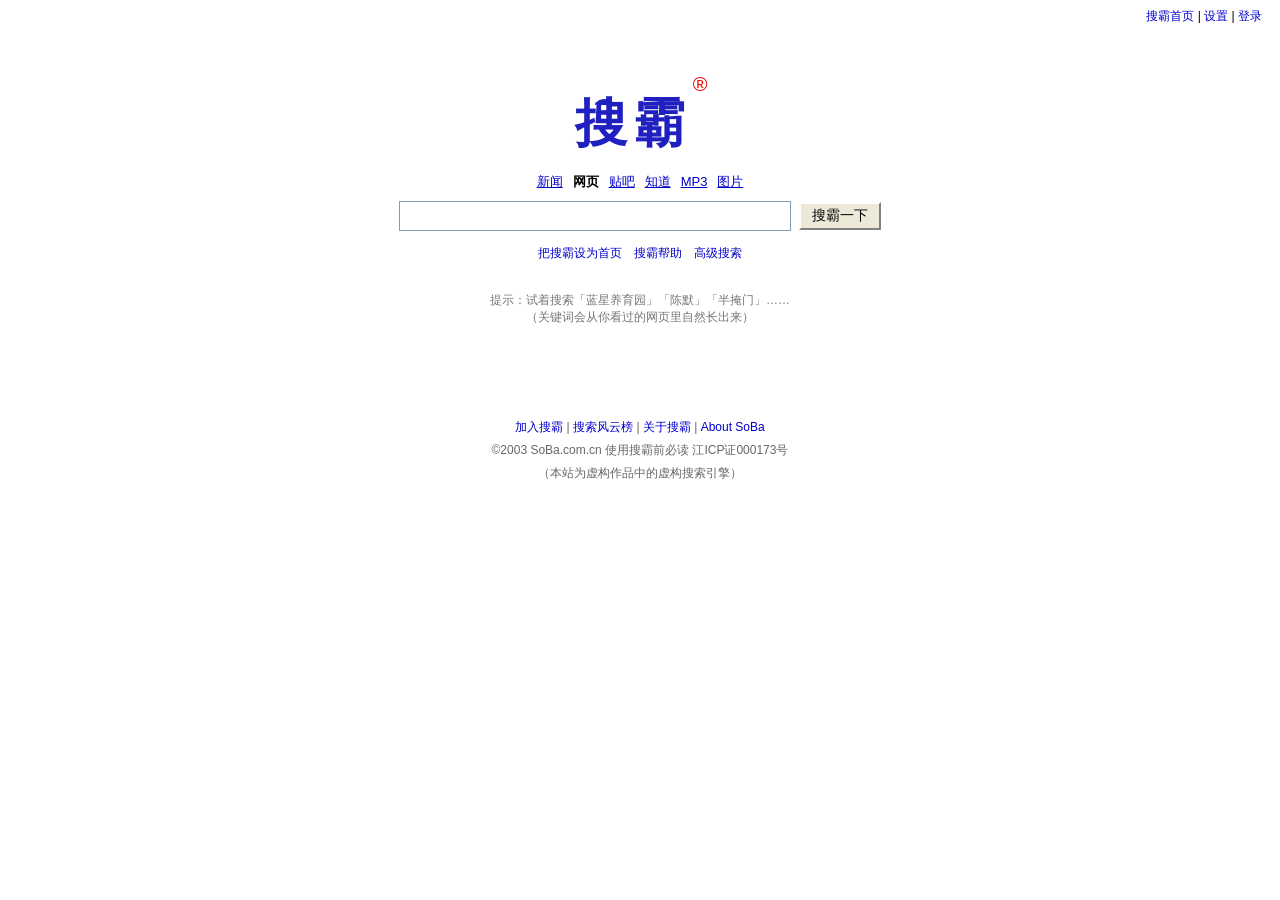
<file: sites/soba.html>
<!DOCTYPE html>
<html lang="zh-CN">
<head>
<meta charset="UTF-8">
<title>搜霸一下，你就知道</title>
<style>
  body{margin:0;background:#fff;font-family:"SimSun","宋体",Arial;font-size:12px;color:#000;text-align:center;}
  a{color:#00c;text-decoration:none;}a:hover{color:#f00;text-decoration:underline;}
  .top{text-align:right;padding:8px 18px;font-size:12px;}
  .logo{margin:56px 0 14px;}
  .logo b{font-size:52px;color:#2020c0;letter-spacing:6px;font-weight:bold;font-family:"KaiTi","楷体";position:relative;}
  .logo i{font-style:normal;color:#e00;font-size:20px;vertical-align:top;position:relative;top:-16px;left:2px;}
  .nav{margin-bottom:10px;font-size:13px;}.nav a{margin:0 5px;text-decoration:underline;}.nav b{margin:0 5px;}
  .row{display:inline-block;}
  #kw{width:380px;height:24px;border:1px solid #7F9DB9;padding:2px 5px;font-size:14px;font-family:inherit;outline:none;vertical-align:middle;}
  #kw:focus{border-color:#00c;}
  .go{width:82px;height:28px;margin-left:4px;font-size:14px;font-family:inherit;color:#000;
    background:#ece9d8;border-top:2px solid #fff;border-left:2px solid #fff;border-bottom:2px solid #808080;border-right:2px solid #808080;
    cursor:pointer;vertical-align:middle;}
  .go:active{border-top-color:#808080;border-left-color:#808080;border-bottom-color:#fff;border-right-color:#fff;}
  .adv{margin-top:14px;font-size:12px;}
  .res{max-width:640px;margin:26px auto 0;text-align:left;display:none;}
  .res h3{font-size:14px;font-weight:normal;margin:0 0 3px;}
  .res h3 a{color:#0000cc;font-size:15px;}
  .res .s{color:#0a0;line-height:1.7;}
  .res .u{color:#3a7a3a;font-size:11px;}
  .res hr{border:none;border-top:1px dotted #ccc;margin:14px 0;}
  .foot{margin-top:90px;color:#666;line-height:1.9;font-size:12px;}
  .tip{color:#777;font-size:12px;margin-top:30px;}
</style>
</head>
<body>
<div class="top"><a href="#">搜霸首页</a> | <a href="#">设置</a> | <a href="#" onclick="parent.parent&&0">登录</a></div>

<div class="logo"><b>搜霸</b><i>®</i></div>
<div class="nav"><a href="#">新闻</a><b>网页</b><a href="#">贴吧</a><a href="#">知道</a><a href="#">MP3</a><a href="#">图片</a></div>
<div class="row">
  <input id="kw" autocomplete="off" onkeydown="if(event.keyCode===13)soSearch(this.value)">
  <button class="go" onclick="soSearch(document.getElementById('kw').value)">搜霸一下</button>
</div>
<div class="adv"><a href="#">把搜霸设为首页</a>　<a href="#">搜霸帮助</a>　<a href="#">高级搜索</a></div>

<div class="res" id="res"></div>
<div class="tip">提示：试着搜索「蓝星养育园」「陈默」「半掩门」……<br>（关键词会从你看过的网页里自然长出来）</div>

<div class="foot">
  <div><a href="#">加入搜霸</a> | <a href="#">搜索风云榜</a> | <a href="#">关于搜霸</a> | <a href="#">About SoBa</a></div>
  <div>©2003 SoBa.com.cn 使用搜霸前必读 江ICP证000173号</div>
  <div>（本站为虚构作品中的虚构搜索引擎）</div>
</div>

<script>
const DB=[
  {kw:['蓝星养育园','蓝星','养育园'],results:[
    {t:'江州晚报：一场大火之后——蓝星养育园事件追踪',u:'sites/jznews.html?a=fire',s:'1999-01-04 · 记者述评：火灾无人员伤亡，园区停办，社会各界捐款将专项用于幼儿安置，使用情况择日向社会公布。（该"择日"，至今未至。）'},
    {t:'老槐树BBS｜还记得城郊那个蓝星养育园吗',u:'sites/forum.html',s:'2003-06-18 · 十几个回帖。老街坊聊起那栋两层小楼、铁门、和一群再也凑不齐的孩子。'}
  ]},
  {kw:['陈默','记者陈默','默存'],results:[
    {t:'竹叶斋·默存｜陈默的个人主页',u:'sites/blog.html',s:'更新停留在 2003-12-31 23:41：《零点之前，做一个决定》（草稿）'},
    {t:'老槐树BBS｜寻找记者陈默（急，家属情绪稳定但很着急）',u:'sites/forum.html?t=find',s:'2004-03-02 · 「他的传呼从年初就打不通了。有见过他的朋友请回帖或联系其报社。」'}
  ]},
  {kw:['江北晨报','晨报'],results:[
    {t:'江北晨报电子版（试运行）',u:'sites/jznews.html',s:'江州市主流都市报·社会新闻部热线：0733-4413 转 采编部'}
  ]},
  {kw:['半掩门','酒馆','酒吧'],results:[
    {t:'老槐树BBS｜江州老馆子回忆杀之「半掩门」',u:'sites/forum.html?t=bar',s:'2002-11-09 · 「老一辈跑记者的都爱蹲那儿写稿子，老板娘的炖豆腐一绝。后来巷子拆了，馆子也不知道搬去哪儿了。」'}
  ]},
  {kw:['王满仓','小星星幼儿园','小星星'],results:[
    {t:'江州晚报：小星星幼儿园顺利通过年度检查',u:'sites/jznews.html?a=star',s:'2002-04-16 · 举办人王满仓表示："一定办人民放心的学前教育。"'}
  ]}
];
function soSearch(kwRaw){
  const kw=(kwRaw||'').replace(/\s+/g,'');
  if(!kw)return;
  const box=document.getElementById('res');
  let hits=[];
  DB.forEach(e=>{if(e.kw.some(k=>kw.indexOf(k)>=0||k.indexOf(kw)>=0))hits=hits.concat(e.results);});
  if(!hits.length){
    box.style.display='block';
    box.innerHTML='<p style="color:#666;">抱歉，搜霸没有找到与「'+kw.replace(/</g,'&lt;')+'」相关的网页。</p><p style="color:#888;font-size:12px;">试试：<a href="#" onclick="soSearch(\'蓝星养育园\');return false">蓝星养育园</a> · <a href="#" onclick="soSearch(\'陈默\');return false">陈默</a> · <a href="#" onclick="soSearch(\'半掩门\');return false">半掩门</a></p>';
    return;
  }
  let html='';
  hits.forEach(h=>{
    const inner=h.u.replace(/^sites\//,'').replace('.html','')+(h.u.split('?')[1]?('?'+h.u.split('?')[1]):'');
    html+='<h3><a href="'+h.u+'" data-u="'+inner+'">'+h.t+'</a></h3><div class="s">'+h.s+'</div><div class="u">www.soba.com.cn → '+inner+'</div><hr>';
  });
  box.innerHTML='<p style="color:#666;margin:0 0 6px;">找到约 '+hits.length+' 篇相关结果，用时 0.08 秒</p>'+html;
  box.style.display='block';
  /* 站内导航：在 iframe 内打开并同步 IE 地址栏 */
  box.querySelectorAll('h3 a').forEach(a=>{
    a.onclick=ev=>{
      ev.preventDefault();
      const pre=location.pathname.indexOf('/sites/')>=0?'../':'';
      location.href=pre+a.getAttribute('href');
    };
  });
}
/* 从URL参数取词 */
const p=new URLSearchParams(location.search);
if(p.get('q'))soSearch(p.get('q'));
</script>
</body>
</html>
</file>
<file: assets/css/os.css>
/* ============================================================
   《最后一次开机》 OS 皮肤 —— 视觉配方移植自 Fishswimming
   （窗口/任务栏/图标均采用其经过验证的实现参数）
   ============================================================ */

:root {
  --xp-face:#ece9d8; --xp-blue:#0055e5;
  --font-ui:Tahoma,"Microsoft YaHei",SimSun,sans-serif;
  --font-doc:"SimSun","宋体",serif;
}
*{margin:0;padding:0;box-sizing:border-box;}
html,body{height:100%;overflow:hidden;}
body{font-family:var(--font-ui);font-size:12px;background:#000;user-select:none;}

/* ============ 桌面（雪景壁纸） ============ */
#desktop{
  position:absolute;inset:0;
  background-color:#3a6ea5;
  background-image:url('assets/img/wp-snow.jpg');
  background-size:cover;background-position:center;
}
#desktop.guest-mode{opacity:.94;}

/* ---- 桌面图标区：列流式排布（原作方案） ---- */
#desktop-area{
  position:absolute;top:0;left:0;right:0;bottom:30px;
  display:flex;flex-direction:column;flex-wrap:wrap;
  align-content:flex-start;align-items:flex-start;
  padding:10px;gap:18px;
}
.desktop-icon{
  width:75px;display:flex;flex-direction:column;align-items:center;cursor:pointer;
}
.desktop-icon:hover .icon-text{
  background-color:rgba(0,85,229,0.6);
  outline:1px dotted rgba(255,255,255,0.6);
}
.icon-img-container{
  width:48px;height:48px;position:relative;margin-bottom:5px;
  display:flex;align-items:center;justify-content:center;
}
.icon-text{
  color:white;font-size:12px;text-align:center;
  /* 原作：纯黑实体描边 */
  text-shadow:1px 1px 0 #000,-1px -1px 0 #000,1px -1px 0 #000,-1px 1px 0 #000,0px 2px 2px rgba(0,0,0,0.8);
  padding:1px 3px;margin-top:2px;
}

/* ---------- 图标 1：IE（蓝e+金环+前段遮挡） ---------- */
.icon-ie .e-text{
  color:#1a92d4;font-family:"Arial Black","Times New Roman",sans-serif;font-style:italic;
  font-weight:900;font-size:42px;line-height:48px;position:relative;z-index:2;
  text-shadow:-1px -1px 0 #fff,1px -1px 0 #fff,-1px 1px 0 #fff,1px 1px 0 #fff,2px 2px 3px rgba(0,0,0,0.5);
}
.icon-ie .halo{
  position:absolute;top:7px;left:-2px;width:52px;height:22px;
  border:4px solid #f6c836;border-radius:50%;transform:rotate(-25deg);
  z-index:1;box-shadow:1px 1px 2px rgba(0,0,0,0.3);
}
.icon-ie .halo::after{
  content:'';position:absolute;top:-4px;left:-4px;right:-4px;bottom:50%;
  border:4px solid transparent;border-bottom-color:#f6c836;border-radius:50%;z-index:3;
}

/* ---------- 图标 2：文件夹（黄口袋+白纸） ---------- */
.icon-mydocs .folder-back{
  position:absolute;bottom:4px;left:4px;width:40px;height:28px;
  background:#f1c553;border:1px solid #c99321;border-radius:2px;
  box-shadow:2px 2px 3px rgba(0,0,0,0.3);
}
.icon-mydocs .folder-tab{
  position:absolute;bottom:31px;left:4px;width:16px;height:6px;
  background:#f1c553;border:1px solid #c99321;border-bottom:none;border-radius:2px 2px 0 0;
}
.icon-mydocs .paper{
  position:absolute;bottom:8px;left:10px;width:28px;height:32px;
  background:#fff;border:1px solid #aaa;
  background-image:repeating-linear-gradient(to bottom,transparent,transparent 4px,#a3c4f3 4px,#a3c4f3 5px);
  background-position:0 6px;background-repeat:no-repeat;background-size:100% 20px;
}
.icon-mydocs .folder-front{
  position:absolute;bottom:2px;left:2px;width:44px;height:24px;
  background:linear-gradient(to bottom,#ffe885,#f3c434);
  border:1px solid #cc9900;border-radius:2px;
  transform:skewX(-12deg);transform-origin:bottom left;
}

/* ---------- 图标 3：Word（白文档+蓝W块） ---------- */
.icon-word .doc-bg{
  position:absolute;top:2px;right:4px;width:32px;height:40px;
  background:white;border:1px solid #2b579a;border-radius:2px;
  box-shadow:1px 1px 3px rgba(0,0,0,0.4);
  background-image:repeating-linear-gradient(to bottom,transparent,transparent 3px,#e0e0e0 3px,#e0e0e0 4px);
  background-position:10px 10px;background-repeat:no-repeat;background-size:16px 20px;
}
.icon-word .w-block{
  position:absolute;top:12px;left:2px;width:28px;height:22px;z-index:2;
  background:linear-gradient(to right,#2b579a,#447ae1);color:white;
  font-family:"Times New Roman",serif;font-weight:bold;font-size:16px;
  line-height:22px;text-align:center;border-radius:3px;
  box-shadow:1px 1px 3px rgba(0,0,0,0.5);
}

/* ---------- 图标 4：邮局信封 ---------- */
.icon-mail{background:linear-gradient(180deg,#ffffff,#e6e9ee);border:1px solid #8794a2;border-radius:2px;width:38px;height:26px;margin:11px 5px;}
.icon-mail::before{content:'';position:absolute;top:0;left:-1px;right:-1px;border-style:solid;border-width:0 19px 19px 19px;border-color:transparent transparent transparent transparent;border-top:none;border-bottom:none;display:none;}
.icon-mail::after{
  content:'';position:absolute;top:0;left:0;right:0;height:0;
  border-left:18px solid transparent;border-right:18px solid transparent;
  border-top:13px solid #dfe5ec;
}

/* ---------- 图标 5：回收站 ---------- */
.icon-recyclebin{
  width:34px;height:34px;margin-top:7px;
  background:repeating-linear-gradient(90deg,#d5e7f5 0 4px,#aecbe4 4px 8px);
  border:1px solid #58799a;border-radius:3px 3px 6px 6px;position:relative;
}
.icon-recyclebin::before{
  content:'';position:absolute;top:-4px;left:-3px;right:-3px;height:6px;
  background:linear-gradient(180deg,#eaf3fb,#9cc0dc);border:1px solid #58799a;border-radius:3px;
}
.icon-recyclebin::after{
  content:'♻';position:absolute;inset:0;display:flex;align-items:center;justify-content:center;
  font-size:15px;color:#2f9e44;text-shadow:0 1px 0 #fff;
}

/* ---------- 图标 6：记事本 ---------- */
.icon-note{
  width:30px;height:40px;background:#fff;border:1px solid #8a99ab;position:relative;
  background-image:repeating-linear-gradient(to bottom,transparent,transparent 4px,#b9d0ea 4px,#b9d0ea 5px);
  background-position:0 8px;background-repeat:no-repeat;background-size:100% 24px;
}
.icon-note::before{
  content:'';position:absolute;top:-4px;left:4px;right:4px;height:5px;
  border-top:3px dotted #6b7c90;
}
.icon-note::after{
  content:'';position:absolute;top:-1px;right:-1px;width:10px;height:10px;
  background:#fff;border-left:1px solid #8a99ab;border-bottom:1px solid #8a99ab;
}

/* ---------- 图标 7：媒体播放器 ---------- */
.icon-wmp{
  width:36px;height:36px;border-radius:50%;
  background:radial-gradient(circle at 34% 30%,#ffc36b,#f47b20 62%,#d55f10 100%);
  border:1px solid #a84a08;position:relative;
}
.icon-wmp::after{
  content:'';position:absolute;top:50%;left:54%;transform:translate(-50%,-50%);
  border-style:solid;border-width:8px 0 8px 13px;
  border-color:transparent transparent transparent #ffffff;
}

/* ---------- 图标 8：日历 ---------- */
.icon-cal{
  width:34px;height:36px;background:#fff;border:1px solid #8496aa;position:relative;
}
.icon-cal::before{
  content:'';position:absolute;top:0;left:0;right:0;height:9px;
  background:linear-gradient(180deg,#d9534f,#b52f2c);border-bottom:1px solid #8a2020;
  box-shadow:inset 4px -1px 0 -2px #fff,inset -4px -1px 0 -2px #fff;
}
.icon-cal::after{
  content:'31';position:absolute;left:0;right:0;bottom:5px;
  font:bold 13px Tahoma;color:#33465a;text-align:center;
}

/* ---------- 驱动器类（资源管理器内） ---------- */
.drv-hdd{width:40px;height:34px;background:linear-gradient(180deg,#e8ecf1,#aab6c4 60%,#8d9dae);border:1px solid #5b6b7d;border-radius:3px;position:relative;}
.drv-hdd::before{content:'';position:absolute;left:4px;right:4px;bottom:4px;height:13px;background:#eef2f6;border:1px solid #8496aa;border-radius:2px;}
.drv-hdd::after{content:'';position:absolute;right:6px;bottom:8px;width:5px;height:5px;background:#37c24b;border-radius:50%;}
.drv-floppy{width:34px;height:34px;background:linear-gradient(135deg,#3b4c7a,#1d2947);border:1px solid #101a33;position:relative;}
.drv-floppy::before{content:'';position:absolute;top:2px;left:50%;transform:translateX(-50%);width:18px;height:10px;background:#dfe3ea;border:1px solid #222c44;}
.drv-floppy::after{content:'';position:absolute;bottom:2px;left:4px;right:4px;height:12px;background:#f4f4f4;border:1px solid #b9b9b9;}
.drv-cd{width:36px;height:36px;border-radius:50%;background:radial-gradient(circle,#f2f6fa 30%,#dbe4ee 31%,#b6c5d6 100%);border:1px solid #97a5b6;position:relative;}
.drv-cd::before{content:'';position:absolute;inset:12px;border-radius:50%;background:#fff;border:1px solid #9fb0c0;}
.drv-folder{width:40px;height:30px;background:#f1c553;border:1px solid #c99321;border-radius:2px;position:relative;}
.drv-folder::before{content:'';position:absolute;top:-5px;left:-1px;width:15px;height:5px;background:#f1c553;border:1px solid #c99321;border-bottom:none;}

/* 文件类（列表用，沿用原作 simple-* 语言） */
.f-txt{width:32px;height:42px;background:#fff;border:1px solid #aaa;position:relative;background-image:repeating-linear-gradient(to bottom,transparent,transparent 3px,#ccc 3px,#ccc 4px);background-position:0 8px;background-repeat:no-repeat;background-size:100% 25px;}
.f-txt::after,.f-word::after{content:'';position:absolute;top:-1px;right:-1px;width:10px;height:10px;background:#fff;border-left:1px solid #aaa;border-bottom:1px solid #aaa;}
.f-word{width:32px;height:42px;background:#fff;border:1px solid #97a4b3;position:relative;}
.f-word::before{content:'W';position:absolute;top:3px;left:3px;width:14px;height:14px;background:linear-gradient(135deg,#3d6cb4,#274a86);color:#fff;font:bold 10px/14px Tahoma;text-align:center;border-radius:2px;}
.f-pic{width:32px;height:42px;background:#fff;border:1px solid #97a4b3;position:relative;}
.f-pic::before{content:'';position:absolute;inset:5px 4px 9px 4px;background:linear-gradient(180deg,#b9ddf7 55%,#7cc46b 55%);}
.f-pic::after{content:'';position:absolute;top:7px;left:7px;width:6px;height:6px;border-radius:50%;background:#ffd94d;}
.f-music{width:32px;height:42px;background:#fff;border:1px solid #97a4b3;position:relative;}
.f-music::before{content:'♪';position:absolute;inset:0;display:flex;align-items:center;justify-content:center;font-size:19px;color:#7a4fb3;}
.f-warn{width:32px;height:42px;background:#fffbe8;border:1px dashed #c9a227;position:relative;}
.f-warn::before{content:'!';position:absolute;inset:0;display:flex;align-items:center;justify-content:center;font:bold 22px Tahoma;color:#c9a227;}

/* ============ 任务栏（原作参数） ============ */
.taskbar{
  position:absolute;bottom:0;width:100%;height:30px;
  background:linear-gradient(to bottom,#245edb 0%,#3f8cf3 9%,#245edb 18%,#245edb 92%,#333 100%);
  display:flex;align-items:center;z-index:5000;
}
.start-btn{
  background:linear-gradient(to bottom,#3b823b 0%,#4a9e4a 20%,#328a32 80%,#206120 100%);
  border:none;border-top-right-radius:10px;border-bottom-right-radius:10px;
  color:white;font-weight:bold;font-style:italic;font-size:15px;height:100%;
  padding:0 15px 0 12px;cursor:pointer;
  box-shadow:inset 1px 1px 3px rgba(255,255,255,0.4),2px 0 3px rgba(0,0,0,0.3);
  display:flex;align-items:center;gap:5px;
}
.system-tray{
  margin-left:auto;color:white;font-size:11px;padding:0 15px;background:#0f82d1;
  height:100%;display:flex;align-items:center;gap:10px;
  border-left:1px solid #14599c;box-shadow:inset 1px 0px 2px rgba(255,255,255,0.2);
}
.tray-svg{width:14px;height:14px;display:block;}
#task-buttons{flex:1;display:flex;gap:4px;margin:0 8px;overflow:hidden;}
.task-btn{
  min-width:110px;max-width:170px;height:23px;padding:0 8px;
  background:linear-gradient(to bottom,#4e91f5 0%,#2c6fd6 12%,#1953b8 88%,#1a50ad 100%);
  border:1px solid rgba(255,255,255,0.35);border-radius:3px;
  color:#fff;font-size:11px;display:flex;align-items:center;gap:5px;
  cursor:pointer;white-space:nowrap;overflow:hidden;
}
.task-btn.active{background:linear-gradient(to bottom,#1e4fa0 0%,#1953b8 12%,#2a68c8 88%,#2f6fce 100%);box-shadow:inset 1px 1px 4px rgba(0,0,0,0.45);}

/* ============ 开始菜单 ============ */
#start-menu{
  position:absolute;left:0;bottom:30px;width:390px;z-index:6000;
  border:1px solid #0831d9;border-bottom:none;border-radius:6px 6px 0 0;
  box-shadow:3px -3px 14px rgba(0,0,0,0.55);display:none;flex-direction:column;overflow:hidden;
}
#start-menu.open{display:flex;}
.sm-header{height:58px;background:linear-gradient(to bottom,#0058e6 0%,#3a93ff 8%,#288eff 40%,#127dff 88%,#036bfe 100%);color:#fff;display:flex;align-items:center;gap:10px;padding:0 12px;text-shadow:1px 1px 2px rgba(0,0,0,0.6);}
.sm-header .avatar{width:42px;height:42px;border:2px solid rgba(255,255,255,.85);border-radius:4px;background-size:cover;background-position:center;}
.sm-header b{font-size:15px;}
.sm-items{background:#fff;padding:6px 0;}
.sm-i{padding:7px 16px 7px 26px;cursor:pointer;}
.sm-i:hover{background:var(--xp-blue,#2a70d8);color:#fff;}
.sm-sep{height:1px;background:#dfdcca;margin:4px 8px;}
.sm-right{border-left:1px solid #c8c4b0;background:#f3f1e8;}
.sm-footer{height:38px;background:linear-gradient(to bottom,#0058e6 0%,#3a93ff 8%,#288eff 40%,#127dff 88%,#036bfe 100%);display:flex;align-items:center;justify-content:flex-end;gap:16px;padding:0 14px;color:#fff;}
#sm-left .sm-i,#sm-right .sm-i{font-size:12px;}

/* ============ 窗口（原作 3px 蓝边配方） ============ */
.win{
  position:absolute;
  background:#ece9d8;
  border:3px solid #0055e5;
  border-top-left-radius:8px;border-top-right-radius:8px;
  box-shadow:2px 2px 10px rgba(0,0,0,0.5);
  display:none;flex-direction:column;
  z-index:200;min-width:300px;
  max-width:calc(100vw - 24px);max-height:calc(100vh - 46px);
  overflow:hidden;
}
.win.active{box-shadow:3px 4px 16px rgba(0,0,0,0.65);}
.titlebar{
  background:linear-gradient(to bottom,#0058e6 0%,#3a93ff 8%,#288eff 40%,#127dff 88%,#036bfe 100%);
  color:white;padding:4px 8px;font-weight:bold;font-size:13px;
  display:flex;justify-content:space-between;align-items:center;
  text-shadow:1px 1px 2px rgba(0,0,0,0.6);
  cursor:default;flex:none;
}
.win.inactive .titlebar{background:linear-gradient(to bottom,#7ba2e7 0%,#94b6f0 8%,#7ba2e7 40%,#6d97e4 88%,#7ba2e7 100%);}
.t-ico{width:16px;height:16px;margin-right:6px;flex:none;display:inline-block;line-height:0;}
.t-ico svg{width:100%;height:100%;display:block;}
.t-text{flex:1;white-space:nowrap;overflow:hidden;text-overflow:ellipsis;}
.t-btns{display:flex;gap:2px;}
.tb{width:20px;height:20px;border-radius:3px;color:#fff;font-size:11px;line-height:18px;text-align:center;cursor:pointer;border:1px solid #fff;box-shadow:inset 1px 1px 2px rgba(255,255,255,0.4);}
.tb.close{background:#e81123;}
.tb.close:hover{background:#f04a57;}
.tb.close:active{background:#c10e1d;box-shadow:inset 1px 1px 2px rgba(0,0,0,0.5);}
.tb.min,.tb.max{background:linear-gradient(180deg,#fdfdfa,#dcd8ca);color:#333;border-color:#9a9a8a;}
.win-body{flex:1;overflow:auto;position:relative;background:var(--xp-face);}

/* ============ 内容组件 ============ */
.toolbar{height:28px;background:linear-gradient(#faf9f4,#e3e0d2);border-bottom:1px solid #c6c2ae;display:flex;align-items:center;gap:4px;padding:0 8px;flex:none;}
.tbtn{padding:3px 9px;border:1px solid transparent;border-radius:3px;cursor:pointer;font-size:12px;}
.tbtn:hover{border-color:#9db9eb;background:#e8effb;}
.statusbar{height:22px;border-top:1px solid #c6c2ae;background:#ece9d8;font-size:11px;display:flex;align-items:center;padding:0 8px;color:#555;flex:none;}
.crumbbar{height:24px;background:#fff;border:1px solid #7f9db9;margin:8px;display:flex;align-items:center;padding:0 8px;gap:6px;font-size:12px;}

/* 文件夹白底网格（原作 folder-grid 配方） */
.folder-grid{
  display:flex;flex-wrap:wrap;gap:14px;align-content:flex-start;
  padding:15px;background:#ffffff;border:1px solid #7f9db9;
  margin:8px;min-height:140px;
}
.sub-folder{display:flex;flex-direction:column;align-items:center;width:70px;cursor:pointer;}
.sub-folder:hover .icon-text{background-color:#316ac5;color:white;text-shadow:none;border-color:transparent;}
.sub-folder .icon-text{color:black;text-shadow:none;border:1px solid transparent;font-size:11px;margin-top:4px;}
.simple-folder-icon{width:40px;height:35px;background:#f1c553;border:1px solid #c99321;border-radius:2px;position:relative;margin-bottom:5px;}
.simple-folder-icon::before{content:'';position:absolute;top:-5px;left:-1px;width:15px;height:5px;background:#f1c553;border:1px solid #c99321;border-bottom:none;}
.simple-txt-icon{width:32px;height:42px;background:#fff;border:1px solid #aaa;position:relative;margin-bottom:5px;background-image:repeating-linear-gradient(to bottom,transparent,transparent 3px,#ccc 3px,#ccc 4px);background-position:0 8px;background-repeat:no-repeat;background-size:100% 25px;}
.simple-txt-icon::after{content:'';position:absolute;top:-1px;right:-1px;width:10px;height:10px;background:#fff;border-left:1px solid #aaa;border-bottom:1px solid #aaa;}
.simple-pic-icon{width:32px;height:42px;background:#fff;border:1px solid #97a4b3;position:relative;margin-bottom:5px;}
.simple-pic-icon::before{content:'';position:absolute;inset:5px 4px 9px 4px;background:linear-gradient(180deg,#b9ddf7 55%,#7cc46b 55%);}
.simple-pic-icon::after{content:'';position:absolute;top:7px;left:7px;width:6px;height:6px;border-radius:50%;background:#ffd94d;}
.simple-word-icon{width:32px;height:42px;background:#fff;border:1px solid #97a4b3;position:relative;margin-bottom:5px;}
.simple-word-icon::before{content:'W';position:absolute;top:3px;left:3px;width:14px;height:14px;background:linear-gradient(135deg,#3d6cb4,#274a86);color:#fff;font:bold 10px/14px Tahoma;text-align:center;border-radius:2px;}
.simple-music-icon{width:32px;height:42px;background:#fff;border:1px solid #97a4b3;position:relative;margin-bottom:5px;}
.simple-music-icon::before{content:'♪';position:absolute;inset:0;display:flex;align-items:center;justify-content:center;font-size:19px;color:#7a4fb3;}
.simple-warn-icon{width:32px;height:42px;background:#fffbe8;border:1px dashed #c9a227;position:relative;margin-bottom:5px;}
.simple-warn-icon::before{content:'!';position:absolute;inset:0;display:flex;align-items:center;justify-content:center;font:bold 22px Tahoma;color:#c9a227;}
.drive-row{display:flex;flex-wrap:wrap;gap:14px;padding:15px;}
.drive-item{display:flex;align-items:center;gap:10px;padding:8px 12px;border:1px solid transparent;cursor:pointer;}
.drive-item:hover{background:#e8f0fd;border-color:#bcd0f0;}
.drive-item .dn{font-size:12px;color:#222;}

/* 记事本 */
.notepad-area{width:100%;height:100%;border:none;resize:none;outline:none;font-family:'Lucida Console','Courier New',monospace;font-size:13.5px;padding:6px 8px;background:#fff;color:#111;user-select:text;cursor:text;line-height:1.55;}

/* Word 文档（原作配方） */
.word-container{background:#808080;height:calc(100% - 26px);overflow-y:auto;padding:15px;display:flex;justify-content:center;}
.word-page{background:white;width:90%;min-height:100%;padding:30px;box-shadow:3px 3px 6px rgba(0,0,0,0.3);font-family:var(--font-doc);font-size:14px;line-height:1.8;white-space:pre-wrap;user-select:text;}
.word-toolbar{background:#ece9d8;border-bottom:1px solid #ccc;padding:5px;font-size:12px;display:flex;gap:15px;color:#000;flex:none;}

/* 图片查看器 */
.imgview-wrap{height:100%;display:flex;align-items:center;justify-content:center;background:#3b3b3b;position:relative;}
.imgview-wrap img{max-width:92%;max-height:82%;border:4px solid #fff;box-shadow:0 6px 30px #000;}
.img-cap{position:absolute;bottom:12px;left:0;right:0;text-align:center;color:#ddd;font-size:13px;text-shadow:0 1px 4px #000;line-height:1.8;padding:0 20px;}

/* 邮件客户端 */
.mail-app{display:flex;height:100%;background:#fff;}
.mail-folders{width:170px;flex:none;background:#ece9d8;border-right:1px solid #c6c2ae;padding:10px 8px;}
.mail-folders>div{padding:5px 8px;cursor:pointer;border-radius:2px;display:flex;align-items:center;gap:6px;}
.mail-folders>div.on,.mail-folders>div:hover{background:#cfe0f7;}
.mail-folders .fi-s{width:14px;height:14px;display:inline-block;line-height:0;flex:none;}
.mail-list{width:280px;flex:none;border-right:1px solid #c6c2ae;overflow-y:auto;background:#fff;}
.mail-row{padding:7px 10px;border-bottom:1px solid #eee;cursor:default;}
.mail-row:hover{background:#eef4fd;}
.mail-row.read{color:#888;}
.mail-row.unread .m-subj{font-weight:bold;}
.m-subj{font-size:12px;}
.m-from{font-size:11px;color:#555;}
.m-date{float:right;font-size:10.5px;color:#999;}
.mail-view{flex:1;overflow:auto;background:#fff;}
.mail-head{background:#f3f2ec;border-bottom:1px solid #ddd;padding:10px 14px;font-size:12px;line-height:1.9;}
.mail-body{padding:20px 26px;font-family:var(--font-doc);font-size:14px;line-height:2.05;user-select:text;}
.mail-body p{margin-bottom:12px;}
.attach{display:inline-flex;align-items:center;gap:6px;background:#f7f6f0;border:1px solid #ccc;padding:5px 10px;margin-top:8px;cursor:pointer;}
.attach:hover{background:#eef2fa;border-color:#9db9eb;}

/* IE 浏览器窗体 */
.ie-app{display:flex;flex-direction:column;height:100%;background:#fff;}
.ie-menu{font-size:11px;padding:3px 8px;background:#ece9d8;border-bottom:1px solid #d5d1c2;color:#333;}
.ie-bar{display:flex;align-items:center;gap:6px;padding:4px 8px;background:linear-gradient(#fdfdfa,#ece9d8);border-bottom:1px solid #c6c2ae;flex:none;}
.ie-url{flex:1;border:1px solid #7F9DB9;height:22px;padding:0 6px;font-size:12px;display:flex;align-items:center;background:#fff;gap:5px;}
.ie-frame{flex:1;border:none;background:#fff;}
.ie-status{height:20px;border-top:1px solid #c6c2ae;background:#ece9d8;font-size:11px;display:flex;align-items:center;padding:0 8px;color:#555;gap:8px;flex:none;}
.ie-progress{width:120px;height:10px;border:1px solid #999;background:#fff;overflow:hidden;}
.ie-progress i{display:block;height:100%;width:0%;background:repeating-linear-gradient(90deg,#2a70d8 0 8px,#7aa7ec 8px 10px);transition:width .3s;}

/* 对话框 */
.dialog-mask{position:absolute;inset:0;z-index:9000;background:rgba(0,0,0,0.12);}
.xp-dialog{position:absolute;min-width:300px;max-width:420px;background:var(--xp-face);border:3px solid #0055e5;border-radius:8px 8px 0 0;box-shadow:3px 3px 14px rgba(0,0,0,0.55);z-index:9500;overflow:hidden;}
.xp-dialog .dlg-body{padding:18px 18px 12px;display:flex;gap:14px;align-items:flex-start;font-size:12.5px;line-height:1.8;}
.xp-dialog .dlg-body[style*="block"]{display:block !important;}
.xp-dialog .dlg-icon{width:30px;height:30px;flex:none;display:inline-block;line-height:0;}
.xp-dialog .dlg-icon svg{width:100%;height:100%;display:block;}
.xp-dialog .dlg-btns{display:flex;justify-content:center;gap:10px;padding:4px 0 14px;}
.xp-button{min-width:74px;padding:4px 14px;font-size:12px;background:linear-gradient(180deg,#fdfdfa,#ebe7da 60%,#dedac8);border:1px solid #7f9db9;border-radius:3px;cursor:pointer;font-family:var(--font-ui);}
.xp-button:hover{box-shadow:inset 0 0 0 2px #f8c26a;border-color:#e0a63c;}
.err-line{text-align:center;color:#c33b32;font-size:12px;margin-top:10px;min-height:18px;}

/* 右键菜单 */
#ctxmenu{position:absolute;z-index:9800;min-width:150px;display:none;background:#fff;border:1px solid #999;box-shadow:3px 3px 8px rgba(0,0,0,0.35);padding:2px;font-size:12px;}
#ctxmenu div{padding:5px 22px 5px 14px;cursor:default;}
#ctxmenu div:hover{background:var(--xp-blue,#2a70d8);color:#fff;}
#ctxmenu hr{border:none;border-top:1px solid #e2e2da;margin:3px 4px;}
#ctxmenu div.dis{color:#aaa;pointer-events:none;}

/* 来宾提示条 */
.guest-strip{position:absolute;top:0;left:0;right:0;z-index:4500;background:repeating-linear-gradient(45deg,#4a4a4a,#4a4a4a 12px,#3a3a3a 12px,#3a3a3a 24px);color:#ffd98a;font-size:12px;padding:5px 14px;letter-spacing:1px;display:none;}
.guest-strip.show{display:block;}

/* 气泡通知 */
.balloon{position:absolute;right:14px;bottom:40px;z-index:7000;max-width:290px;background:#ffffe1;border:1px solid #000;border-radius:6px;padding:10px 12px;font-size:12px;line-height:1.7;box-shadow:3px 3px 10px rgba(0,0,0,0.4);animation:b-in .4s ease;}
.balloon b{display:block;margin-bottom:4px;}
@keyframes b-in{from{opacity:0;transform:translateY(10px);}to{opacity:1;}}

/* 叙事 Toast / 独白 / HUD（覆盖在 OS 上） */
#toast-holder{position:fixed;top:40px;left:50%;transform:translateX(-50%);z-index:12000;display:flex;flex-direction:column;gap:8px;align-items:center;}
.toast{background:rgba(10,12,20,0.92);border:1px solid var(--amber,#e8b45a);color:var(--amber,#e8b45a);padding:9px 22px;font-size:14px;letter-spacing:2px;animation:t-in .3s ease;font-family:var(--font-doc);}
@keyframes t-in{from{opacity:0;transform:translateY(-8px);}to{opacity:1;}}
.toast.out{transition:opacity .5s;opacity:0;}
.monologue{position:fixed;left:26px;bottom:64px;z-index:11500;max-width:430px;background:rgba(8,8,6,0.93);border-left:3px solid var(--amber,#e8b45a);padding:14px 18px;color:#e6ddc4;font-size:14.5px;line-height:1.95;box-shadow:0 4px 24px rgba(0,0,0,0.6);animation:m-in .7s ease;font-family:var(--font-doc);}
.monologue .q{color:var(--amber,#e8b45a);}
@keyframes m-in{from{opacity:0;transform:translateY(10px);}to{opacity:1;}}
.monologue.fade-out{transition:opacity .9s,transform .9s;opacity:0;transform:translateY(8px);}
#evidence-hud{position:fixed;right:14px;bottom:40px;z-index:11400;background:rgba(8,10,16,0.88);border:1px solid #3a3630;padding:9px 13px;font-family:Tahoma;font-size:11.5px;color:#9a948a;}
#evidence-hud .num{color:var(--amber,#e8b45a);}
#evidence-hud .bar{width:150px;height:6px;background:#181a20;margin-top:6px;border:1px solid #33302a;}
#evidence-hud .fill{height:100%;width:0%;background:linear-gradient(90deg,#6f5624,var(--amber,#e8b45a));transition:width .6s;}

/* 蓝屏 */
.bsod{position:absolute;inset:0;z-index:20000;background:#0827a0;color:#dff2ff;font-family:'Lucida Console',monospace;font-size:14px;padding:70px 90px;line-height:2;display:none;white-space:pre-wrap;}
.bsod.show{display:block;}
.bsod b{background:#aaa;color:#0827a0;padding:0 6px;}

@media(max-width:900px){.ex-side{display:none}.mail-folders{width:120px}.mail-list{width:210px}}
</file>
